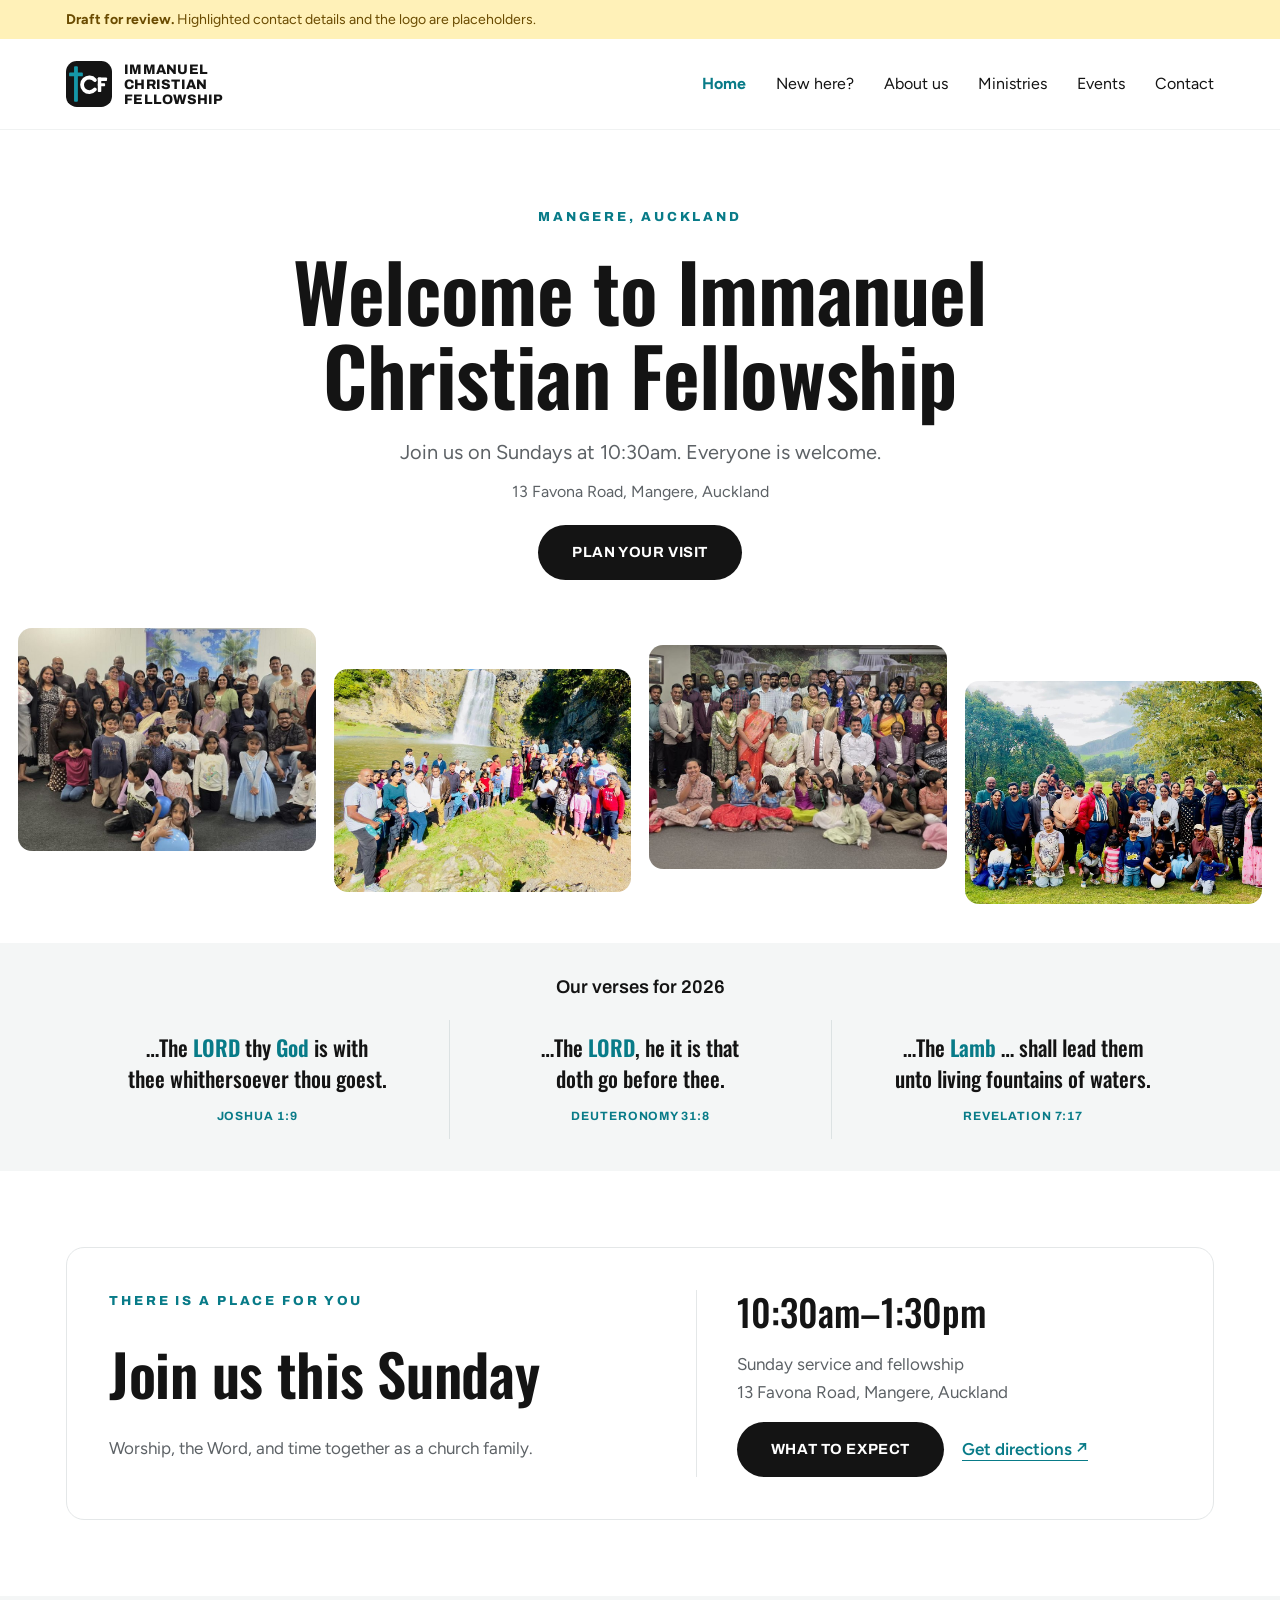
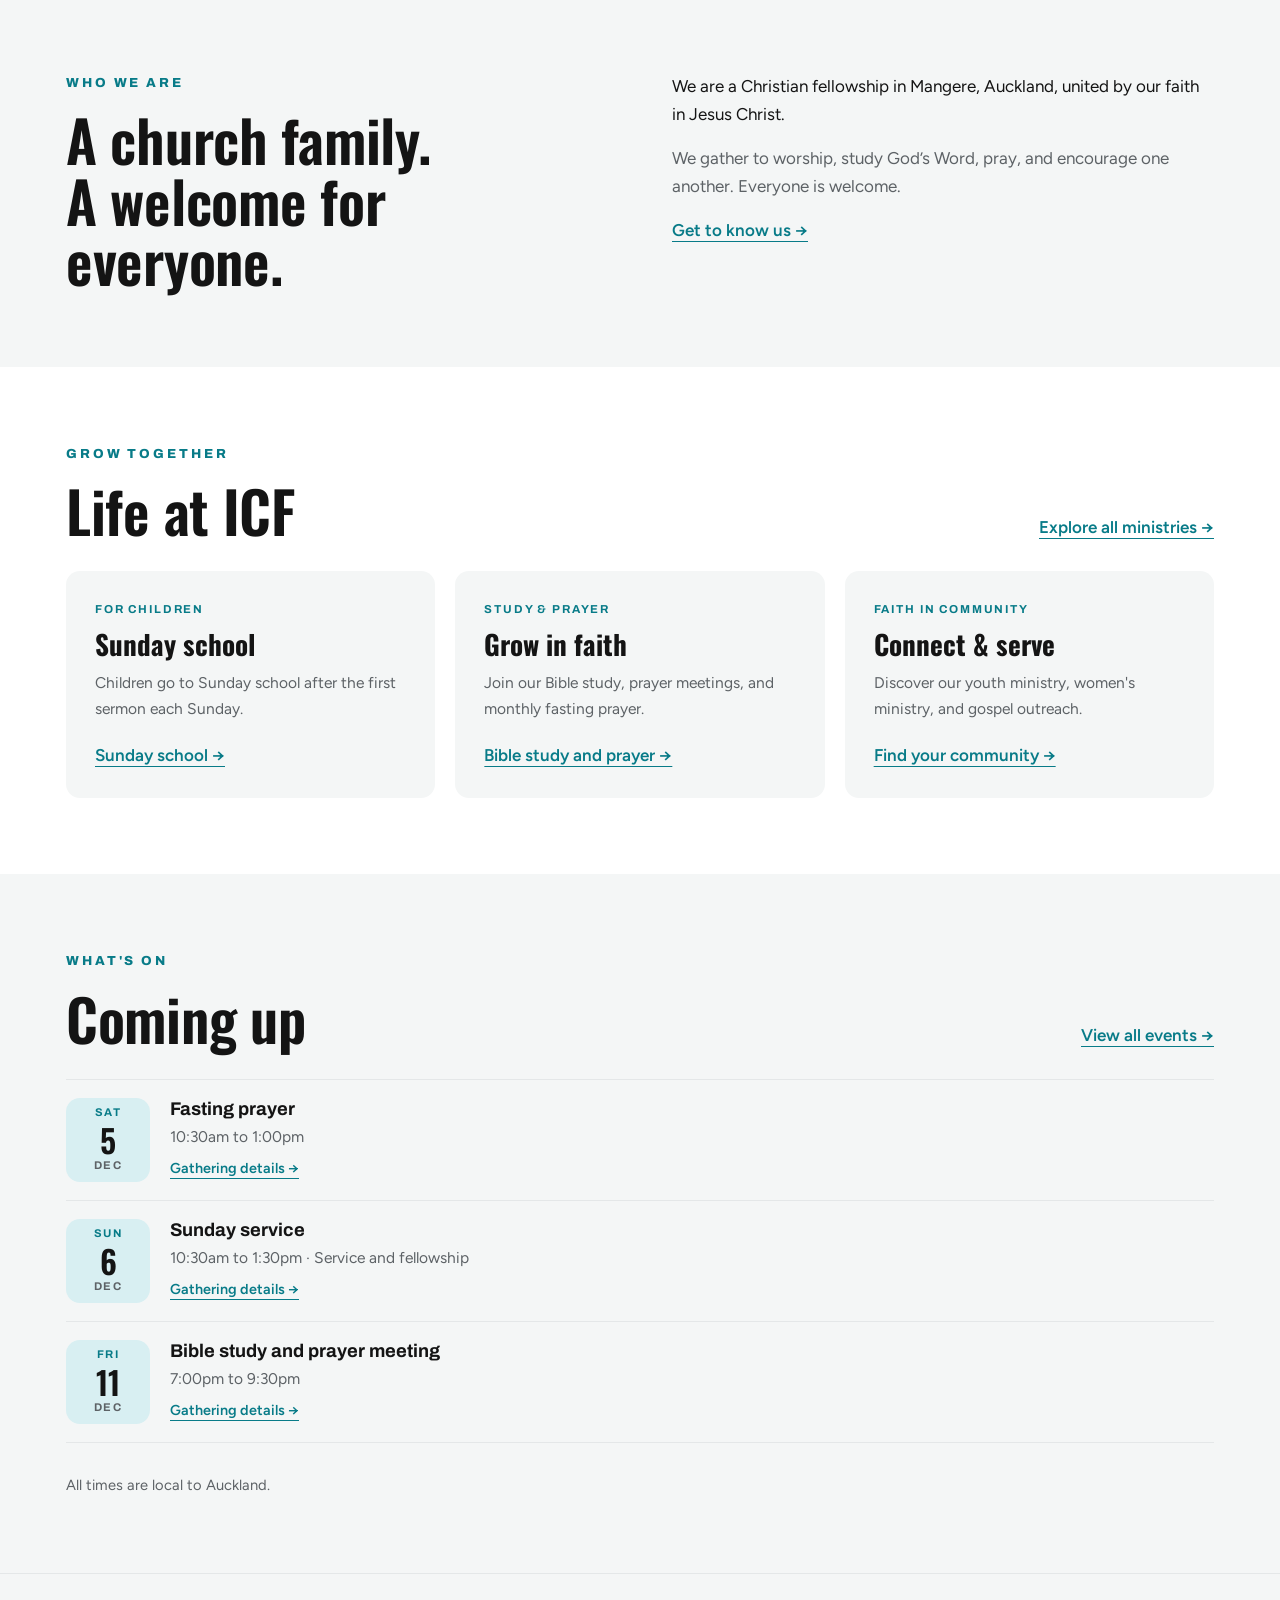
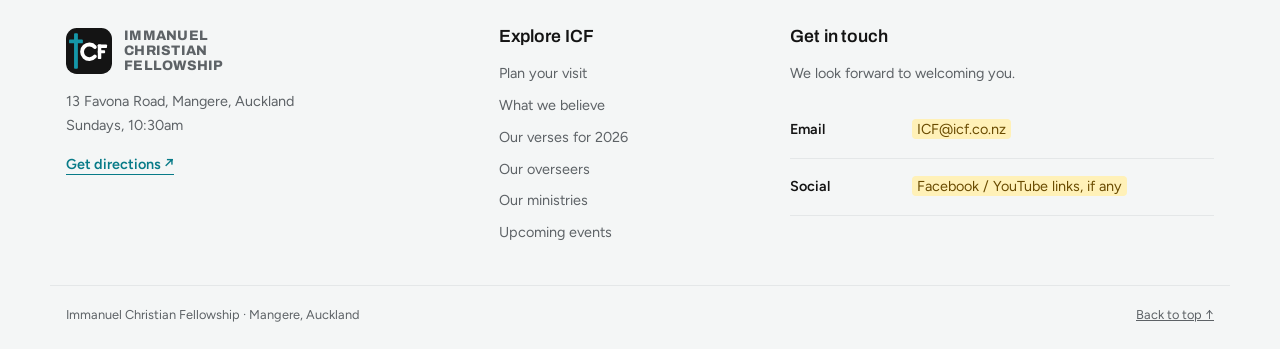
<file: index.html>
<!doctype html>
<html lang="en"><head><meta charset="utf-8"><meta name="viewport" content="width=device-width, initial-scale=1, viewport-fit=cover">
<meta name="robots" content="noindex, nofollow"><title>Home | Immanuel Christian Fellowship</title><meta name="description" content="A welcoming church family in Mangere, Auckland. Join Immanuel Christian Fellowship on Sundays at 10:30am.">
<meta name="theme-color" content="#ffffff"><link rel="preconnect" href="https://fonts.googleapis.com">
<link rel="preconnect" href="https://fonts.gstatic.com" crossorigin>
<link rel="stylesheet" href="https://fonts.googleapis.com/css2?family=Oswald:wght@500;600&family=Archivo:wght@500;700;800&family=Figtree:wght@400;500;600&display=swap">
<link rel="stylesheet" href="assets/styles.css">
<script src="assets/site-config.js" defer></script><script src="assets/events.js" defer></script><script src="assets/site.js" defer></script>
</head><body id="top" data-page="index.html"><a class="skip-link" href="#main-content">Skip to content</a>
<div class="draft" data-draft><div class="wrap"><strong>Draft for review.</strong> Highlighted contact details and the logo are placeholders.</div></div>
<header class="site"><div class="wrap"><div class="bar"><a class="brand" href="index.html" aria-label="Immanuel Christian Fellowship home">
        <!-- EDIT: placeholder logo, replace with the church's real logo -->
        <img src="assets/logo-placeholder.svg" alt="" width="46" height="46">
        <span class="wordmark">Immanuel<br>Christian<br>Fellowship</span>
      </a>
<nav class="main" aria-label="Main"><ul><li><a href="index.html" aria-current="page">Home</a></li><li><a href="visit.html">New here?</a></li><li><a href="about.html">About us</a></li><li><a href="ministries.html">Ministries</a></li><li><a href="events.html">Events</a></li><li><a href="#contact">Contact</a></li></ul></nav>
<button class="menu-btn" id="menu-btn" aria-expanded="false" aria-controls="mobile-nav" aria-label="Open menu"><span></span><span></span></button>
</div><nav class="mobile-nav" id="mobile-nav" aria-label="Mobile navigation" hidden><ul><li><a href="index.html" aria-current="page">Home</a></li><li><a href="visit.html">New here?</a></li><li><a href="about.html">About us</a></li><li><a href="ministries.html">Ministries</a></li><li><a href="events.html">Events</a></li><li><a href="#contact">Contact</a></li></ul></nav></div></header><main id="main-content" tabindex="-1"><section class="hero"><div class="wrap center"><span class="label">Mangere, Auckland</span><h1>Welcome to Immanuel Christian Fellowship</h1><p class="lede">Join us on Sundays at 10:30am. Everyone is welcome.</p><p class="hero-address">13 Favona Road, Mangere, Auckland</p><a class="pill" href="visit.html">Plan your visit</a></div></section>
<section class="strip" aria-label="Photos">
    <div class="tiles">
      <figure class="tile"><img decoding="async" src="assets/group-hall.jpg" alt="Church family group photo in the hall" width="1400" height="600" style="object-position: 50% 40%"></figure>
      <figure class="tile"><img decoding="async" src="assets/group-waterfall.jpg" alt="Church family gathered beside a waterfall on an outing" width="1400" height="787"></figure>
      <figure class="tile"><img decoding="async" src="assets/group-celebration.jpg" alt="Church family dressed up for a celebration" width="1400" height="661" style="object-position: 50% 45%"></figure>
      <figure class="tile"><img decoding="async" src="assets/group-park.jpg" alt="Church family on a picnic in the countryside" width="1400" height="787"></figure>
    </div>
  </section>
<section class="block verses soft" id="verses" aria-labelledby="verses-title">
    <div class="wrap">
      <div class="head center">
        <h2 id="verses-title">Our verses for 2026</h2>
      </div>
      <div class="verse-list">
        <figure class="verse">
          <blockquote>&hellip;The <strong>LORD</strong> thy <strong>God</strong> is with thee whithersoever thou goest.</blockquote>
          <figcaption>Joshua 1:9</figcaption>
        </figure>
        <figure class="verse">
          <blockquote>&hellip;The <strong>LORD</strong>, he it is that doth go before thee.</blockquote>
          <figcaption>Deuteronomy 31:8</figcaption>
        </figure>
        <figure class="verse">
          <blockquote>&hellip;The <strong>Lamb</strong> &hellip; shall lead them unto living fountains of waters.</blockquote>
          <figcaption>Revelation 7:17</figcaption>
        </figure>
      </div>
    </div>
  </section>

<section class="block home-visit" id="join-us"><div class="wrap"><div class="join-panel"><div class="head"><span class="label">There is a place for you</span><h2>Join us this Sunday</h2><p class="muted">Worship, the Word, and time together as a church family.</p></div><div class="stack"><p class="visit-time">10:30am–1:30pm</p><p class="muted">Sunday service and fellowship<br>13 Favona Road, Mangere, Auckland</p><div class="actions"><a class="pill" href="visit.html">What to expect</a><a class="text-link" href="https://www.google.com/maps/search/?api=1&amp;query=13+Favona+Road+Mangere+Auckland" target="_blank" rel="noopener">Get directions ↗</a></div></div></div></div></section>
<section class="block soft" id="our-family"><div class="wrap"><div class="split"><div class="head"><span class="label">Who we are</span><h2>A church family.<br>A welcome for everyone.</h2></div><div class="stack"><p>We are a Christian fellowship in Mangere, Auckland, united by our faith in Jesus Christ.</p><p class="muted">We gather to worship, study God’s Word, pray, and encourage one another. Everyone is welcome.</p><a class="text-link" href="about.html">Get to know us <span aria-hidden="true">→</span></a></div></div></div></section>
<section class="block" id="life-at-icf"><div class="wrap"><div class="section-heading"><div class="head"><span class="label">Grow together</span><h2>Life at ICF</h2></div><a class="text-link" href="ministries.html">Explore all ministries →</a></div><div class="cards preview-cards">
<article class="card"><span class="when">For children</span><h3>Sunday school</h3><p>Children go to Sunday school after the first sermon each Sunday.</p><a class="text-link" href="ministries.html#sunday-school">Sunday school →</a></article>
<article class="card"><span class="when">Study &amp; prayer</span><h3>Grow in faith</h3><p>Join our Bible study, prayer meetings, and monthly fasting prayer.</p><a class="text-link" href="ministries.html#bible-study">Bible study and prayer →</a></article>
<article class="card"><span class="when">Faith in community</span><h3>Connect &amp; serve</h3><p>Discover our youth ministry, women's ministry, and gospel outreach.</p><a class="text-link" href="ministries.html#youth">Find your community →</a></article></div></div></section>
<section class="block soft" id="coming-up"><div class="wrap"><div class="section-heading"><div class="head"><span class="label">What's on</span><h2>Coming up</h2></div><a class="text-link" href="events.html">View all events →</a></div><ol class="event-list" data-upcoming-events data-limit="3">
<li class="event"><div class="date"><span class="d">Sun</span></div><div class="ev"><h3>Sunday service</h3><p>Every Sunday, 10:30am to 1:30pm</p></div></li>
<li class="event"><div class="date"><span class="d">Fri</span></div><div class="ev"><h3>Bible study and prayer meeting</h3><p>7:00pm to 9:30pm, except the first Friday of the month</p></div></li>
<li class="event"><div class="date"><span class="d">Sat</span></div><div class="ev"><h3>Fasting prayer</h3><p>First Saturday of the month, 10:30am to 1:00pm</p></div></li></ol><p class="muted note">All times are local to Auckland.</p></div></section></main><footer class="site-footer" id="contact"><div class="wrap footer-grid">
<div class="stack"><a class="brand" href="index.html" aria-label="Immanuel Christian Fellowship home">
        <!-- EDIT: placeholder logo, replace with the church's real logo -->
        <img src="assets/logo-placeholder.svg" alt="" width="46" height="46">
        <span class="wordmark">Immanuel<br>Christian<br>Fellowship</span>
      </a><p class="muted">13 Favona Road, Mangere, Auckland<br>Sundays, 10:30am</p><a class="text-link" href="https://www.google.com/maps/search/?api=1&amp;query=13+Favona+Road+Mangere+Auckland" target="_blank" rel="noopener">Get directions <span aria-hidden="true">↗</span></a></div>
<div class="stack"><h2 class="footer-title">Explore ICF</h2><ul class="footer-links"><li><a href="visit.html">Plan your visit</a></li><li><a href="about.html#beliefs">What we believe</a></li><li><a href="index.html#verses">Our verses for 2026</a></li><li><a href="about.html#overseers">Our overseers</a></li><li><a href="ministries.html">Our ministries</a></li><li><a href="events.html">Upcoming events</a></li></ul></div>
<div class="stack"><h2 class="footer-title">Get in touch</h2><p class="muted">We look forward to welcoming you.</p><dl class="info contact-info"><div><dt>Email</dt><dd data-contact-email><em class="ph">ICF@icf.co.nz</em></dd></div><div data-social-row><dt>Social</dt><dd data-contact-social><em class="ph">Facebook / YouTube links, if any</em></dd></div></dl></div>
</div><div class="wrap footer-bottom"><span>Immanuel Christian Fellowship · Mangere, Auckland</span><a href="#top">Back to top ↑</a></div></footer></body></html>
</file>
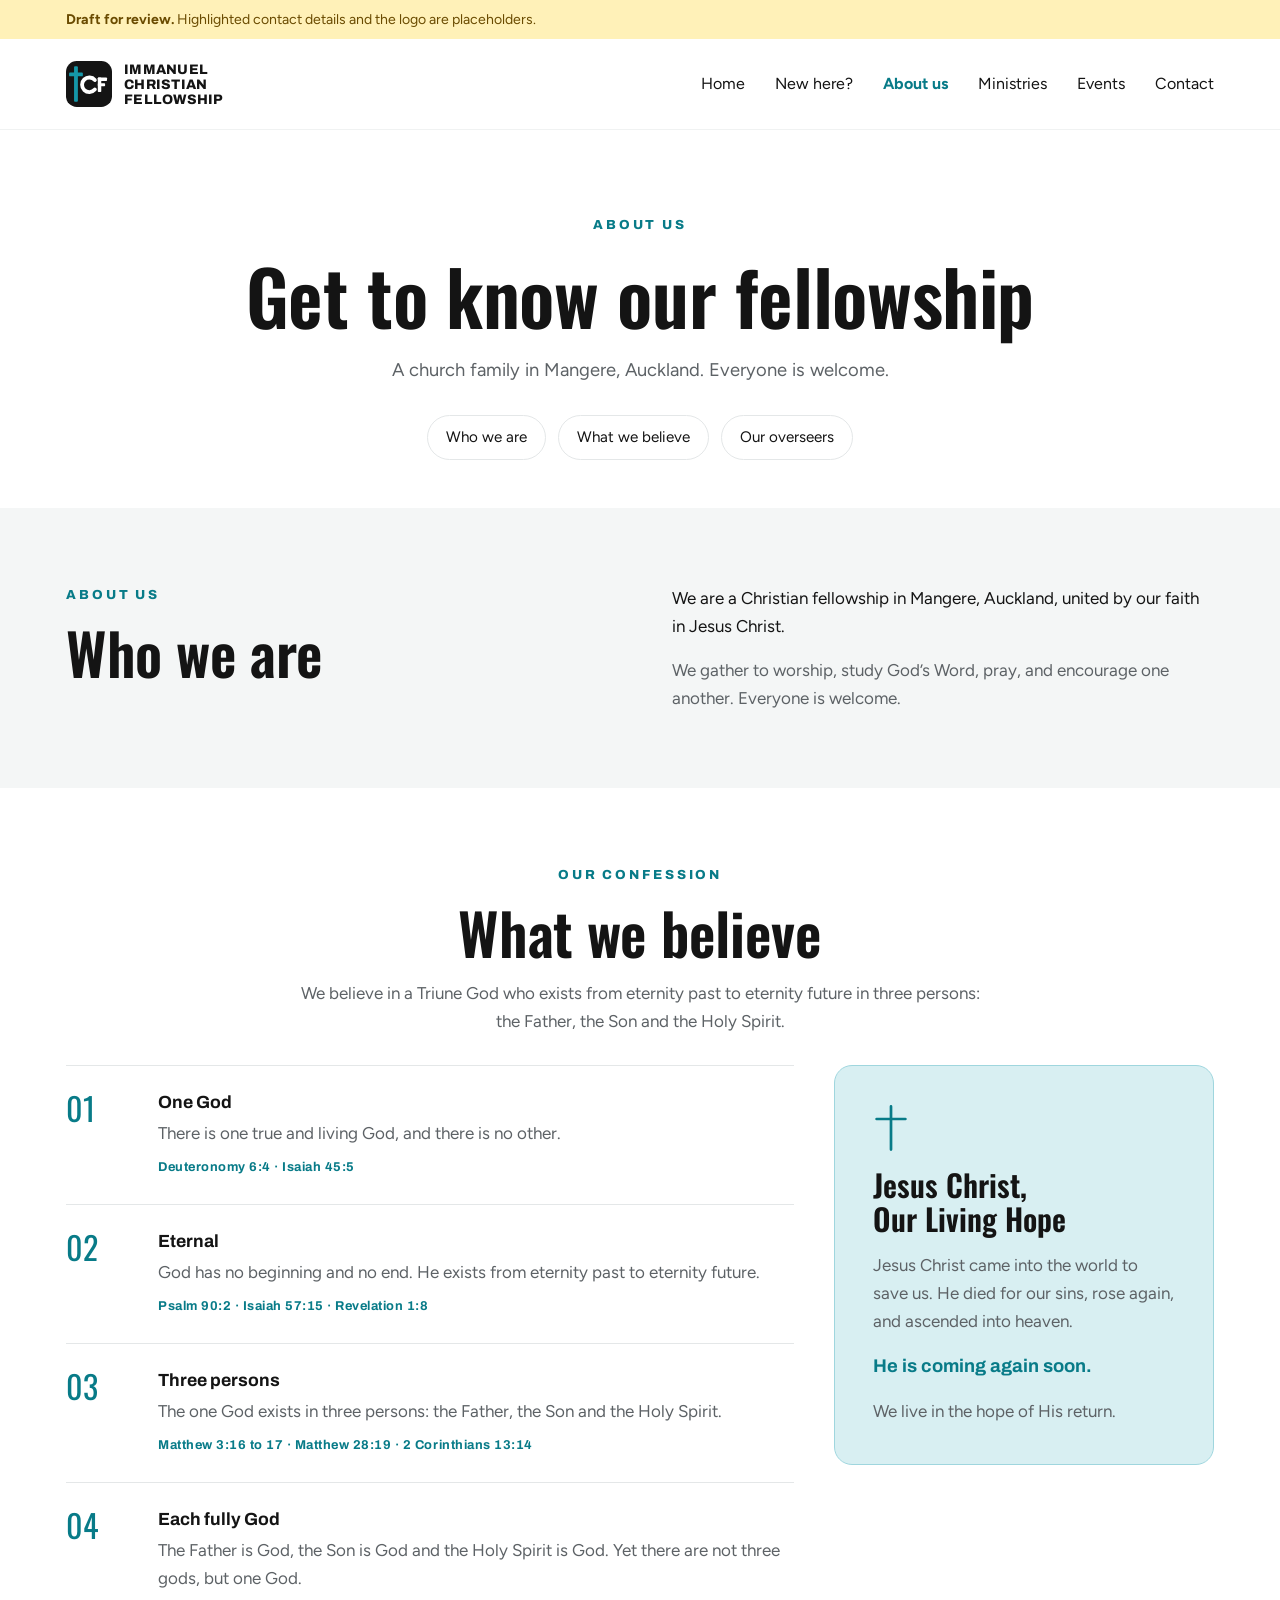
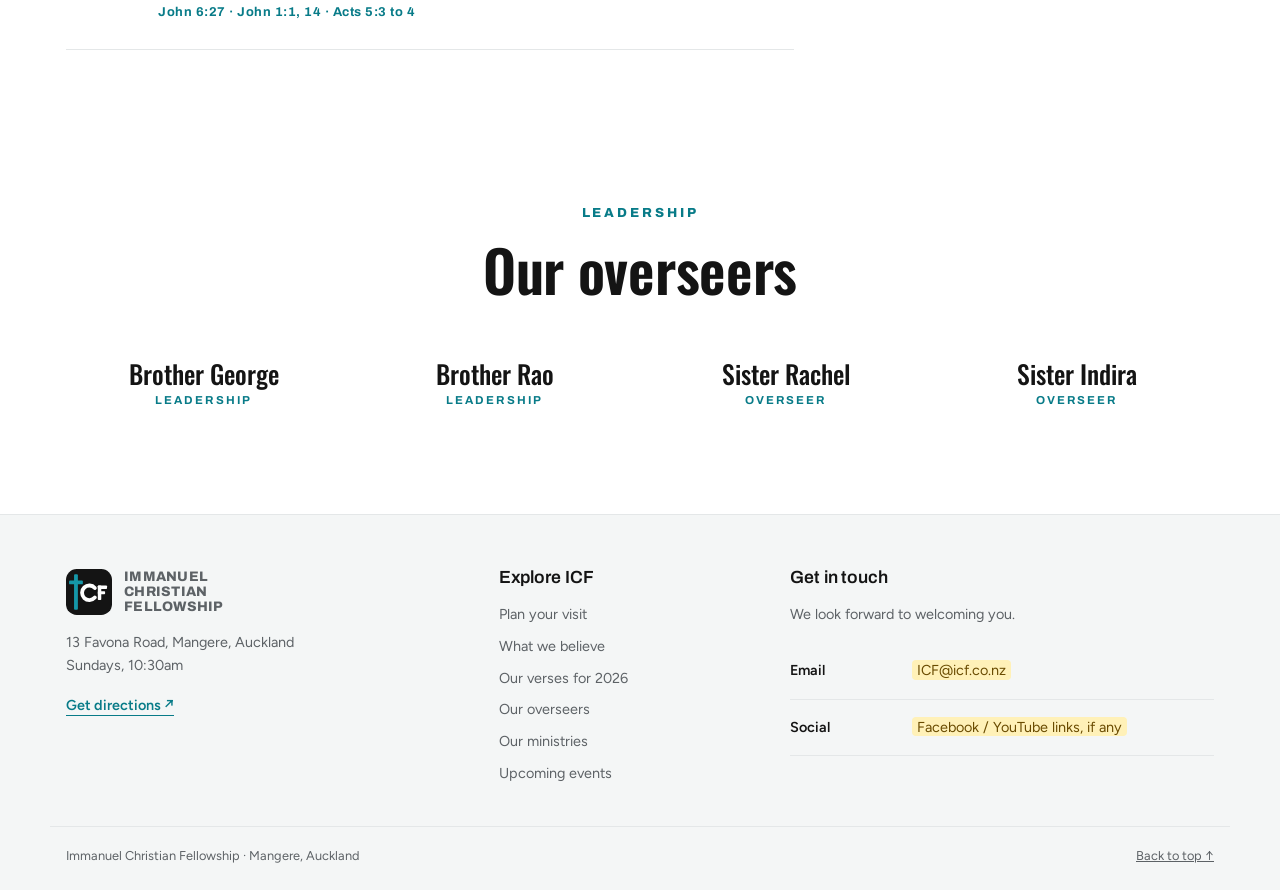
<file: about.html>
<!doctype html>
<html lang="en"><head><meta charset="utf-8"><meta name="viewport" content="width=device-width, initial-scale=1, viewport-fit=cover">
<meta name="robots" content="noindex, nofollow"><title>About us | Immanuel Christian Fellowship</title><meta name="description" content="Get to know Immanuel Christian Fellowship, our beliefs, our hope in Jesus Christ, and our overseers.">
<meta name="theme-color" content="#ffffff"><link rel="preconnect" href="https://fonts.googleapis.com">
<link rel="preconnect" href="https://fonts.gstatic.com" crossorigin>
<link rel="stylesheet" href="https://fonts.googleapis.com/css2?family=Oswald:wght@500;600&family=Archivo:wght@500;700;800&family=Figtree:wght@400;500;600&display=swap">
<link rel="stylesheet" href="assets/styles.css">
<script src="assets/site-config.js" defer></script><script src="assets/events.js" defer></script><script src="assets/site.js" defer></script>
</head><body id="top" data-page="about.html"><a class="skip-link" href="#main-content">Skip to content</a>
<div class="draft" data-draft><div class="wrap"><strong>Draft for review.</strong> Highlighted contact details and the logo are placeholders.</div></div>
<header class="site"><div class="wrap"><div class="bar"><a class="brand" href="index.html" aria-label="Immanuel Christian Fellowship home">
        <!-- EDIT: placeholder logo, replace with the church's real logo -->
        <img src="assets/logo-placeholder.svg" alt="" width="46" height="46">
        <span class="wordmark">Immanuel<br>Christian<br>Fellowship</span>
      </a>
<nav class="main" aria-label="Main"><ul><li><a href="index.html">Home</a></li><li><a href="visit.html">New here?</a></li><li><a href="about.html" aria-current="page">About us</a></li><li><a href="ministries.html">Ministries</a></li><li><a href="events.html">Events</a></li><li><a href="#contact">Contact</a></li></ul></nav>
<button class="menu-btn" id="menu-btn" aria-expanded="false" aria-controls="mobile-nav" aria-label="Open menu"><span></span><span></span></button>
</div><nav class="mobile-nav" id="mobile-nav" aria-label="Mobile navigation" hidden><ul><li><a href="index.html">Home</a></li><li><a href="visit.html">New here?</a></li><li><a href="about.html" aria-current="page">About us</a></li><li><a href="ministries.html">Ministries</a></li><li><a href="events.html">Events</a></li><li><a href="#contact">Contact</a></li></ul></nav></div></header><main id="main-content" tabindex="-1"><section class="page-intro"><div class="wrap center"><span class="label">About us</span><h1>Get to know our fellowship</h1><p class="lede">A church family in Mangere, Auckland. Everyone is welcome.</p><nav class="section-nav" aria-label="On this page"><a href="#about">Who we are</a><a href="#beliefs">What we believe</a><a href="#overseers">Our overseers</a></nav></div></section><section class="block soft" id="about">
    <div class="wrap">
      <div class="split">
        <div class="head">
          <span class="label">About us</span>
          <h2>Who we are</h2>
        </div>
        <div class="stack">
          <p>We are a Christian fellowship in Mangere, Auckland, united by our faith in Jesus Christ.</p>
          <p class="muted">We gather to worship, study God’s Word, pray, and encourage one another. Everyone is welcome.</p>
        </div>
      </div>
    </div>
  </section><section class="block" id="beliefs">
    <div class="wrap">
      <div class="head center">
        <span class="label">Our confession</span>
        <h2>What we believe</h2>
        <p class="muted">We believe in a Triune God who exists from eternity past to eternity future in three persons: the Father, the Son and the Holy Spirit.</p>
      </div>
      <!-- EDIT: church leaders to review the wording and verses. Add further articles as new <li> items. -->
      <div class="beliefs-grid">
        <ol class="confession">
          <li><h3>One God</h3><p>There is one true and living God, and there is no other.</p><span class="refs">Deuteronomy 6:4 · Isaiah 45:5</span></li>
          <li><h3>Eternal</h3><p>God has no beginning and no end. He exists from eternity past to eternity future.</p><span class="refs">Psalm 90:2 · Isaiah 57:15 · Revelation 1:8</span></li>
          <li><h3>Three persons</h3><p>The one God exists in three persons: the Father, the Son and the Holy Spirit.</p><span class="refs">Matthew 3:16 to 17 · Matthew 28:19 · 2 Corinthians 13:14</span></li>
          <li><h3>Each fully God</h3><p>The Father is God, the Son is God and the Holy Spirit is God. Yet there are not three gods, but one God.</p><span class="refs">John 6:27 · John 1:1, 14 · Acts 5:3 to 4</span></li>
        </ol>
        <aside class="hope" aria-labelledby="hope-title">
          <svg viewBox="0 0 40 52" aria-hidden="true"><path d="M20 2v48M4 16h32" fill="none" stroke="currentColor" stroke-width="3" stroke-linecap="round"/></svg>
          <h3 id="hope-title">Jesus Christ, Our Living Hope</h3>
          <p>Jesus Christ came into the world to save us. He died for our sins, rose again, and ascended into heaven.</p>
          <p class="soon">He is coming again soon.</p>
          <p>We live in the hope of His return.</p>
        </aside>
      </div>
    </div>
  </section><section class="block" id="overseers">
    <div class="wrap">
      <div class="head center">
        <span class="label">Leadership</span>
        <h2>Our overseers</h2>
      </div>
      <ul class="people">
        <li><span class="name">Brother George</span><span class="role">Leadership</span></li>
        <li><span class="name">Brother Rao</span><span class="role">Leadership</span></li>
        <li><span class="name">Sister Rachel</span><span class="role">Overseer</span></li>
        <li><span class="name">Sister Indira</span><span class="role">Overseer</span></li>
      </ul>
    </div>
  </section></main><footer class="site-footer" id="contact"><div class="wrap footer-grid">
<div class="stack"><a class="brand" href="index.html" aria-label="Immanuel Christian Fellowship home">
        <!-- EDIT: placeholder logo, replace with the church's real logo -->
        <img src="assets/logo-placeholder.svg" alt="" width="46" height="46">
        <span class="wordmark">Immanuel<br>Christian<br>Fellowship</span>
      </a><p class="muted">13 Favona Road, Mangere, Auckland<br>Sundays, 10:30am</p><a class="text-link" href="https://www.google.com/maps/search/?api=1&amp;query=13+Favona+Road+Mangere+Auckland" target="_blank" rel="noopener">Get directions <span aria-hidden="true">↗</span></a></div>
<div class="stack"><h2 class="footer-title">Explore ICF</h2><ul class="footer-links"><li><a href="visit.html">Plan your visit</a></li><li><a href="about.html#beliefs">What we believe</a></li><li><a href="index.html#verses">Our verses for 2026</a></li><li><a href="about.html#overseers">Our overseers</a></li><li><a href="ministries.html">Our ministries</a></li><li><a href="events.html">Upcoming events</a></li></ul></div>
<div class="stack"><h2 class="footer-title">Get in touch</h2><p class="muted">We look forward to welcoming you.</p><dl class="info contact-info"><div><dt>Email</dt><dd data-contact-email><em class="ph">ICF@icf.co.nz</em></dd></div><div data-social-row><dt>Social</dt><dd data-contact-social><em class="ph">Facebook / YouTube links, if any</em></dd></div></dl></div>
</div><div class="wrap footer-bottom"><span>Immanuel Christian Fellowship · Mangere, Auckland</span><a href="#top">Back to top ↑</a></div></footer></body></html>
</file>
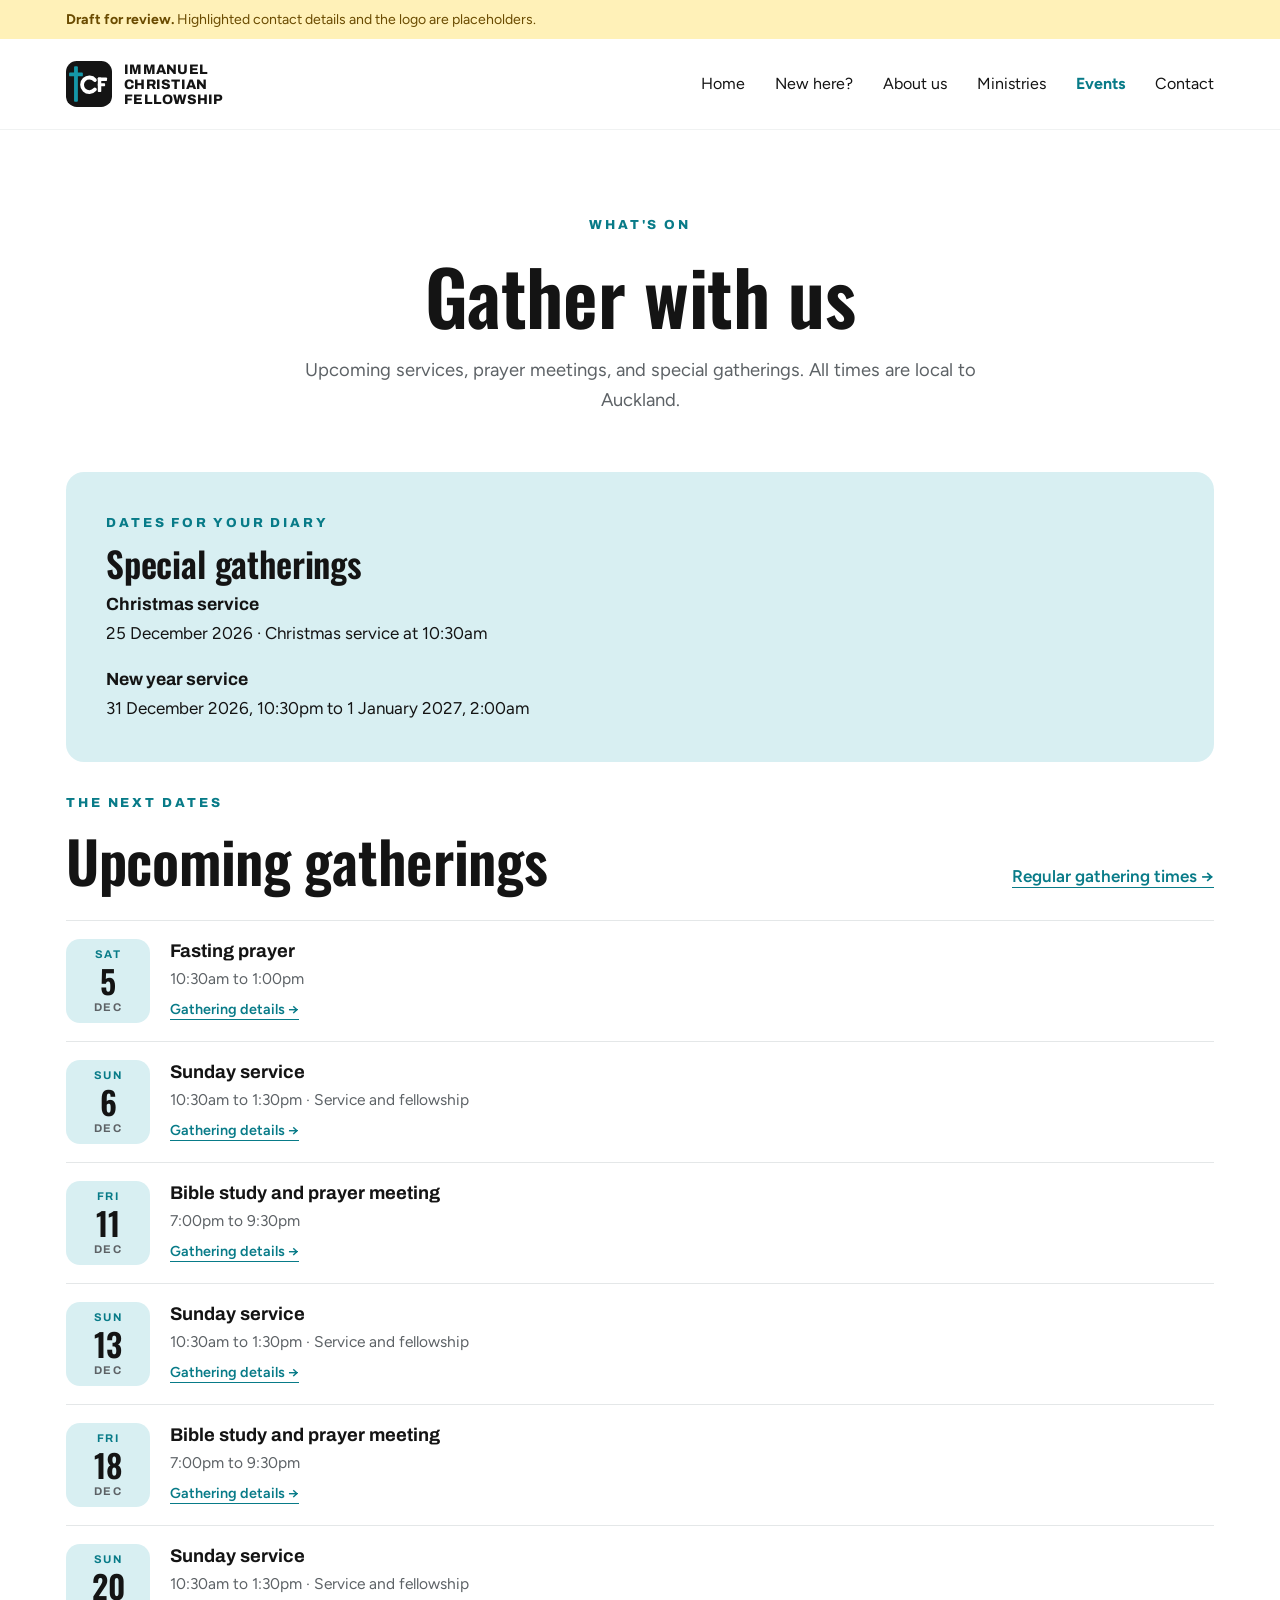
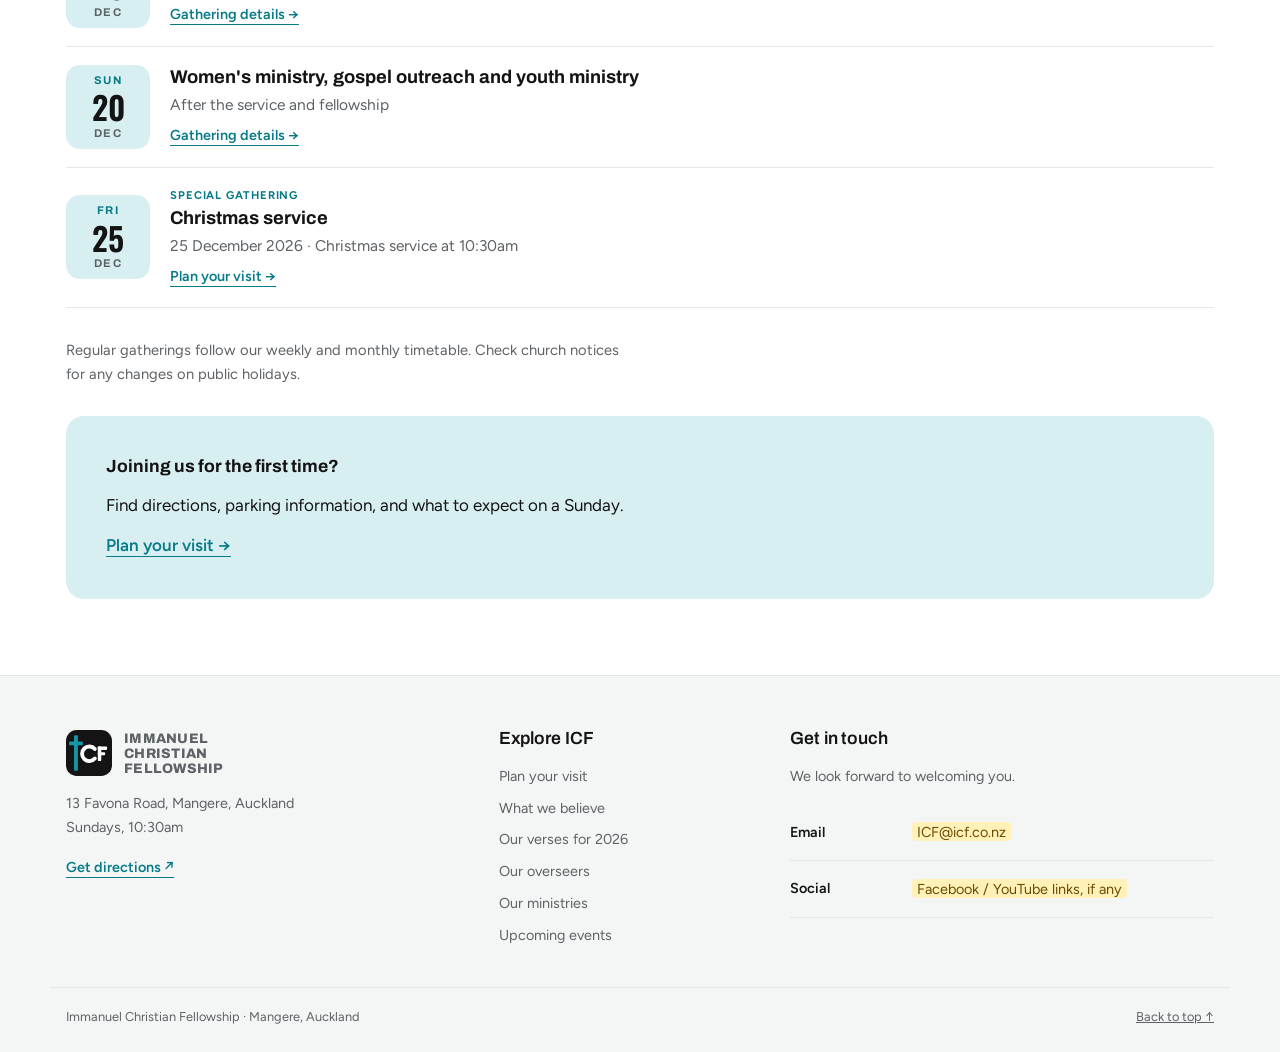
<file: events.html>
<!doctype html>
<html lang="en"><head><meta charset="utf-8"><meta name="viewport" content="width=device-width, initial-scale=1, viewport-fit=cover">
<meta name="robots" content="noindex, nofollow"><title>Events | Immanuel Christian Fellowship</title><meta name="description" content="Upcoming services, prayer meetings and special gatherings at Immanuel Christian Fellowship in Auckland.">
<meta name="theme-color" content="#ffffff"><link rel="preconnect" href="https://fonts.googleapis.com">
<link rel="preconnect" href="https://fonts.gstatic.com" crossorigin>
<link rel="stylesheet" href="https://fonts.googleapis.com/css2?family=Oswald:wght@500;600&family=Archivo:wght@500;700;800&family=Figtree:wght@400;500;600&display=swap">
<link rel="stylesheet" href="assets/styles.css">
<script src="assets/site-config.js" defer></script><script src="assets/events.js" defer></script><script src="assets/site.js" defer></script>
</head><body id="top" data-page="events.html"><a class="skip-link" href="#main-content">Skip to content</a>
<div class="draft" data-draft><div class="wrap"><strong>Draft for review.</strong> Highlighted contact details and the logo are placeholders.</div></div>
<header class="site"><div class="wrap"><div class="bar"><a class="brand" href="index.html" aria-label="Immanuel Christian Fellowship home">
        <!-- EDIT: placeholder logo, replace with the church's real logo -->
        <img src="assets/logo-placeholder.svg" alt="" width="46" height="46">
        <span class="wordmark">Immanuel<br>Christian<br>Fellowship</span>
      </a>
<nav class="main" aria-label="Main"><ul><li><a href="index.html">Home</a></li><li><a href="visit.html">New here?</a></li><li><a href="about.html">About us</a></li><li><a href="ministries.html">Ministries</a></li><li><a href="events.html" aria-current="page">Events</a></li><li><a href="#contact">Contact</a></li></ul></nav>
<button class="menu-btn" id="menu-btn" aria-expanded="false" aria-controls="mobile-nav" aria-label="Open menu"><span></span><span></span></button>
</div><nav class="mobile-nav" id="mobile-nav" aria-label="Mobile navigation" hidden><ul><li><a href="index.html">Home</a></li><li><a href="visit.html">New here?</a></li><li><a href="about.html">About us</a></li><li><a href="ministries.html">Ministries</a></li><li><a href="events.html" aria-current="page">Events</a></li><li><a href="#contact">Contact</a></li></ul></nav></div></header><main id="main-content" tabindex="-1"><section class="page-intro"><div class="wrap center"><span class="label">What's on</span><h1>Gather with us</h1><p class="lede">Upcoming services, prayer meetings, and special gatherings. All times are local to Auckland.</p></div></section><section class="block event-content"><div class="wrap"><div class="callout special" id="special-events" data-special-events>
        <span class="label">Dates for your diary</span><h2>Special gatherings</h2>
        <ul class="special-list" data-special-list>
          <li data-end="2026-12-25T23:59">
            <h3>Christmas</h3>
            <p>25 December 2026 · Christmas service at 10:30am</p>
          </li>
          <li data-end="2027-01-01T02:00">
            <h3>New year</h3>
            <p>31 December 2026, 10:30pm to 1 January 2027, 2:00am</p>
          </li>
        </ul>
      </div><div class="section-heading"><div class="head"><span class="label">The next dates</span><h2>Upcoming gatherings</h2></div><a class="text-link" href="visit.html#gathering-times">Regular gathering times →</a></div><ol class="event-list" data-upcoming-events data-limit="8">
<li class="event"><div class="date"><span class="d">Sun</span></div><div class="ev"><h3>Sunday service</h3><p>Every Sunday, 10:30am to 1:30pm</p></div></li>
<li class="event"><div class="date"><span class="d">Fri</span></div><div class="ev"><h3>Bible study and prayer meeting</h3><p>7:00pm to 9:30pm, except the first Friday of the month</p></div></li>
<li class="event"><div class="date"><span class="d">Sat</span></div><div class="ev"><h3>Fasting prayer</h3><p>First Saturday of the month, 10:30am to 1:00pm</p></div></li></ol><p class="muted note">Regular gatherings follow our weekly and monthly timetable. Check church notices for any changes on public holidays.</p><div class="callout"><h3>Joining us for the first time?</h3><p>Find directions, parking information, and what to expect on a Sunday.</p><a class="text-link" href="visit.html">Plan your visit →</a></div></div></section></main><footer class="site-footer" id="contact"><div class="wrap footer-grid">
<div class="stack"><a class="brand" href="index.html" aria-label="Immanuel Christian Fellowship home">
        <!-- EDIT: placeholder logo, replace with the church's real logo -->
        <img src="assets/logo-placeholder.svg" alt="" width="46" height="46">
        <span class="wordmark">Immanuel<br>Christian<br>Fellowship</span>
      </a><p class="muted">13 Favona Road, Mangere, Auckland<br>Sundays, 10:30am</p><a class="text-link" href="https://www.google.com/maps/search/?api=1&amp;query=13+Favona+Road+Mangere+Auckland" target="_blank" rel="noopener">Get directions <span aria-hidden="true">↗</span></a></div>
<div class="stack"><h2 class="footer-title">Explore ICF</h2><ul class="footer-links"><li><a href="visit.html">Plan your visit</a></li><li><a href="about.html#beliefs">What we believe</a></li><li><a href="index.html#verses">Our verses for 2026</a></li><li><a href="about.html#overseers">Our overseers</a></li><li><a href="ministries.html">Our ministries</a></li><li><a href="events.html">Upcoming events</a></li></ul></div>
<div class="stack"><h2 class="footer-title">Get in touch</h2><p class="muted">We look forward to welcoming you.</p><dl class="info contact-info"><div><dt>Email</dt><dd data-contact-email><em class="ph">ICF@icf.co.nz</em></dd></div><div data-social-row><dt>Social</dt><dd data-contact-social><em class="ph">Facebook / YouTube links, if any</em></dd></div></dl></div>
</div><div class="wrap footer-bottom"><span>Immanuel Christian Fellowship · Mangere, Auckland</span><a href="#top">Back to top ↑</a></div></footer></body></html>
</file>
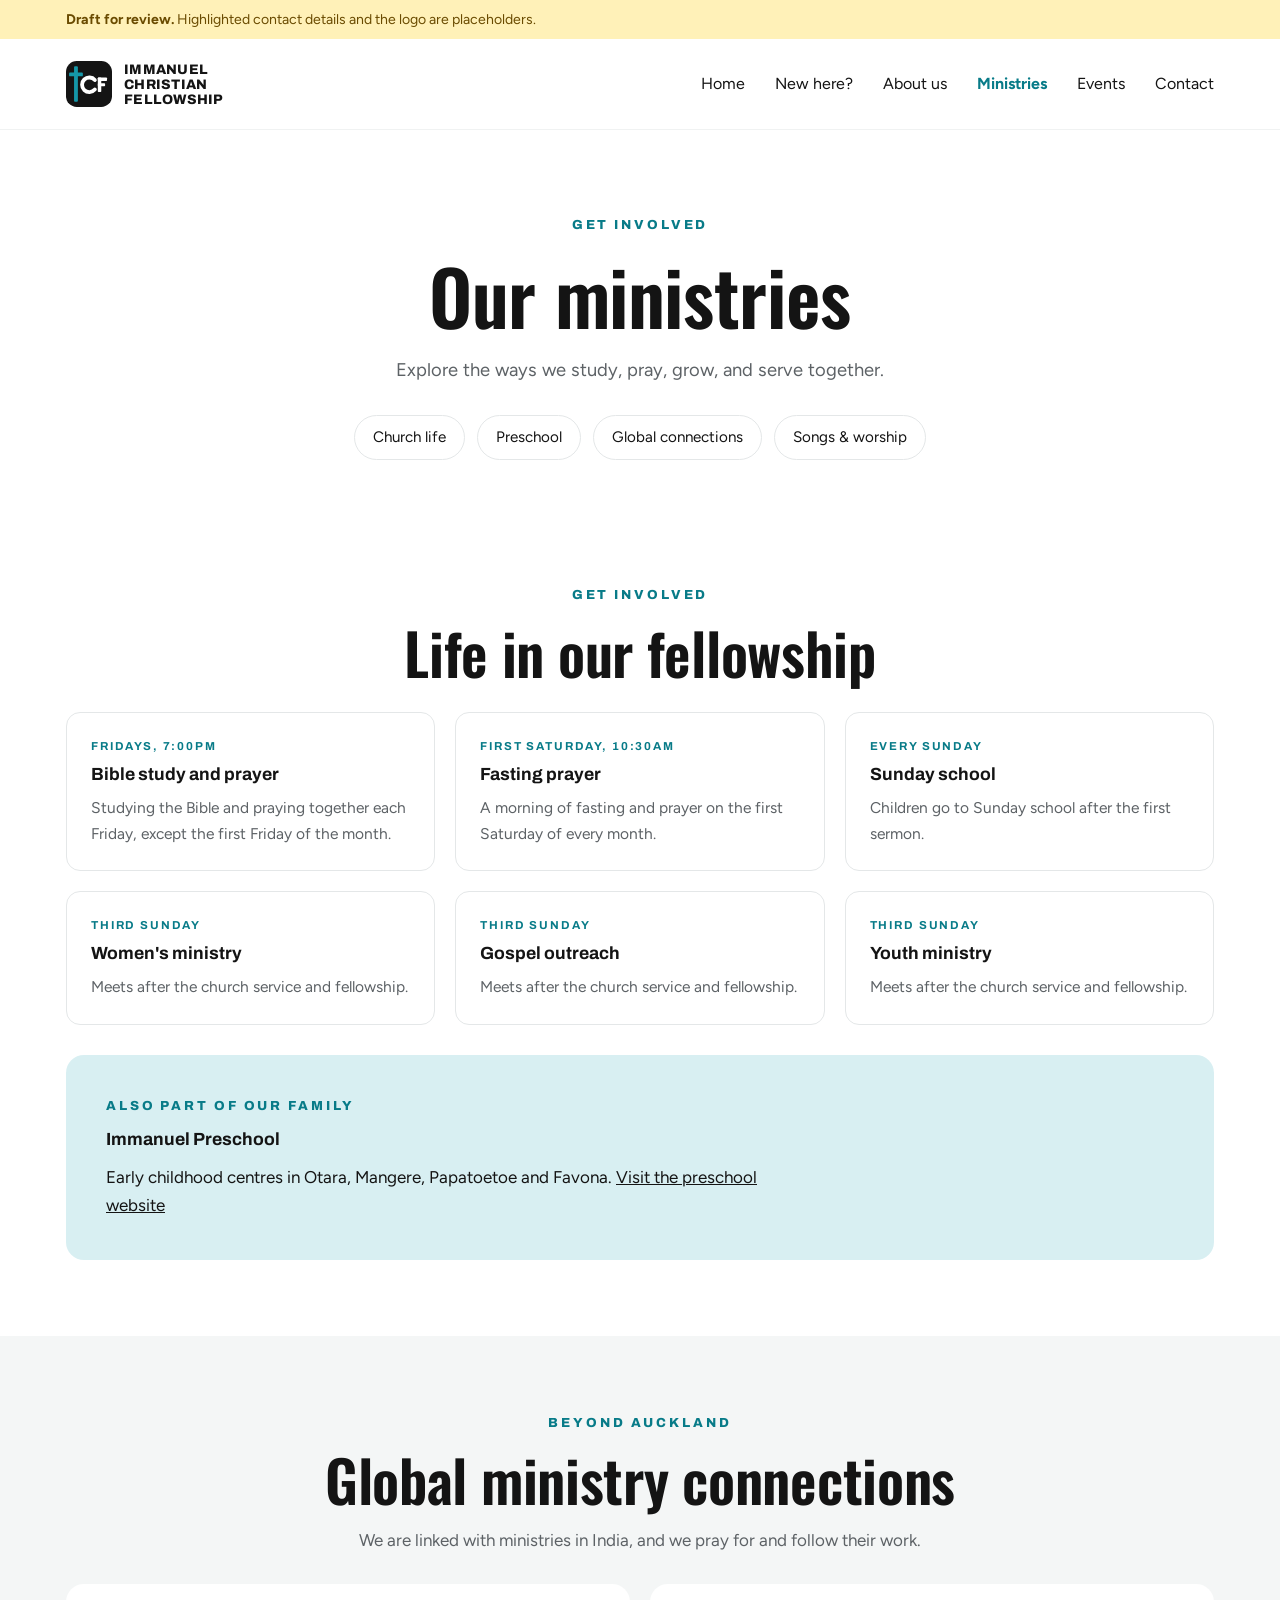
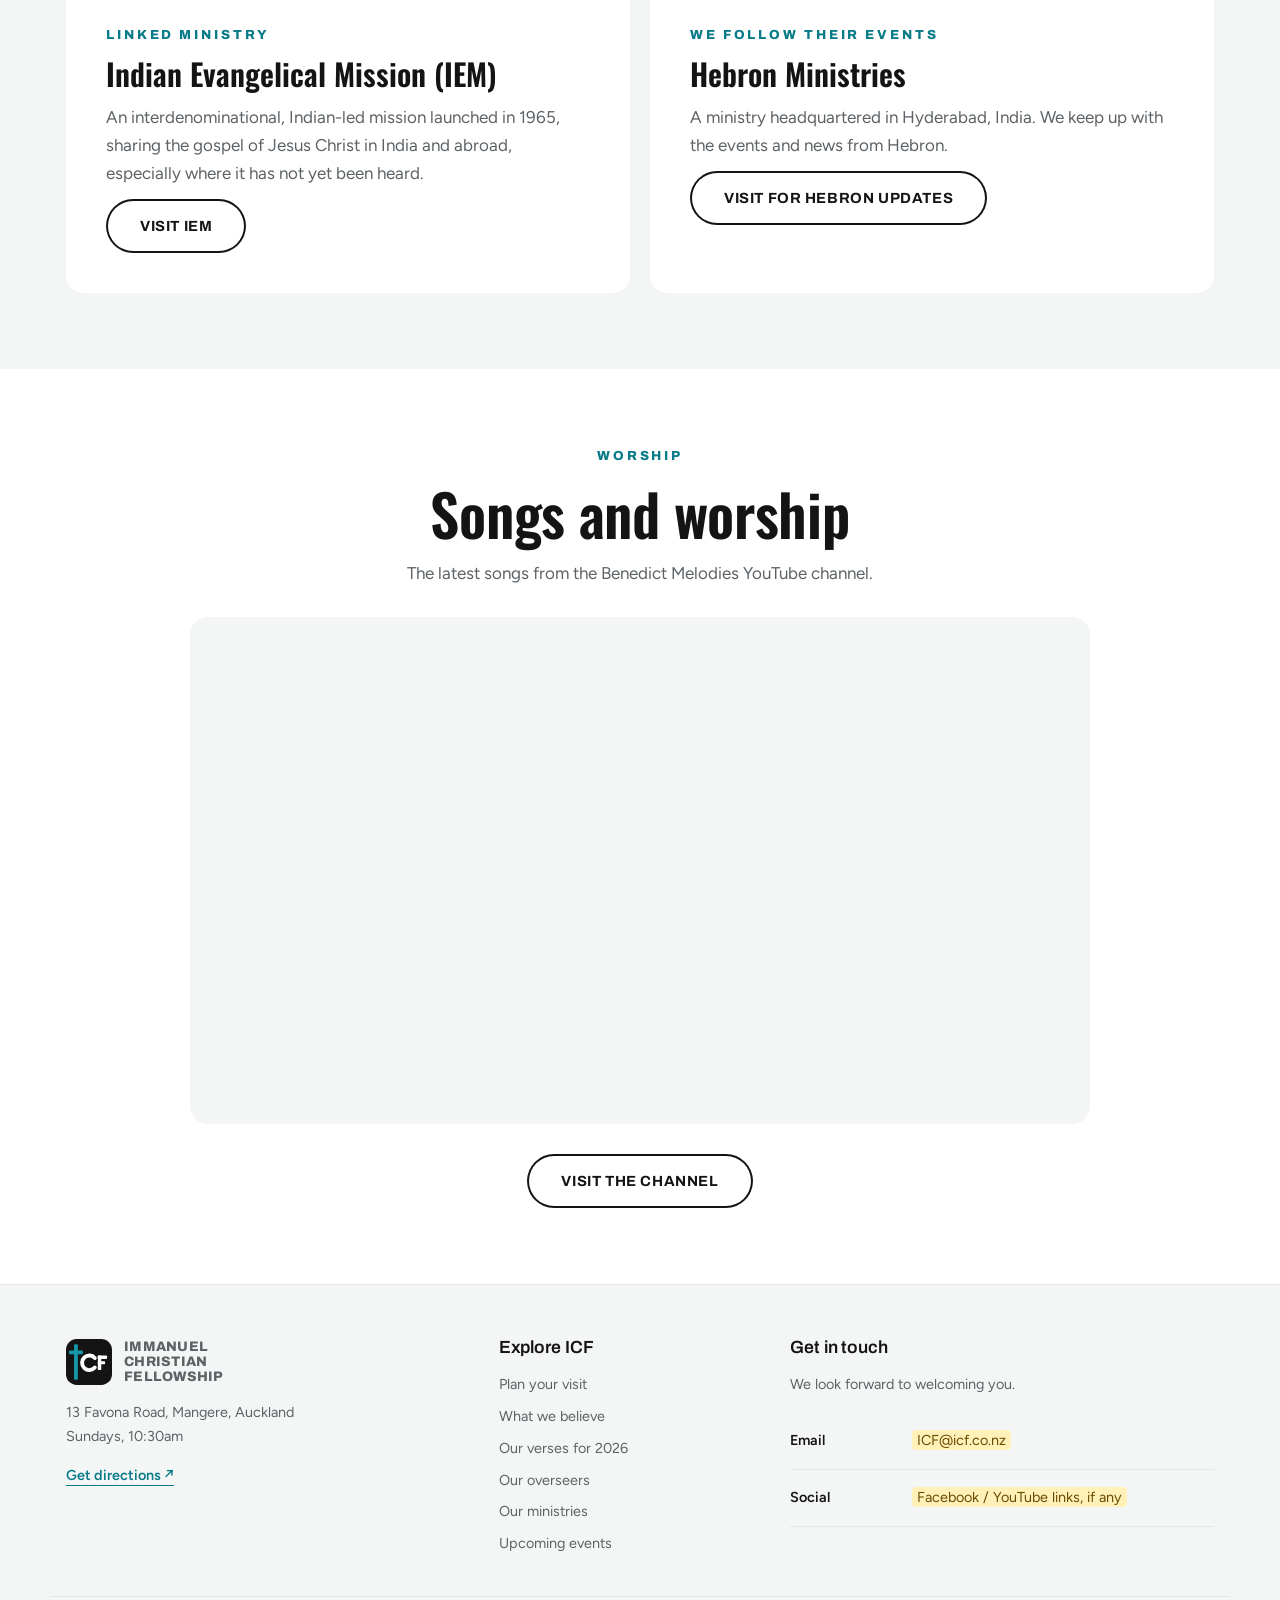
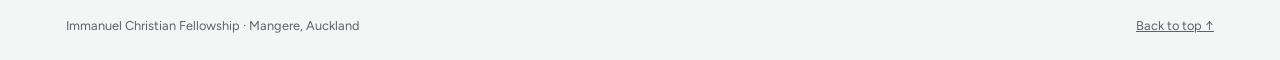
<file: ministries.html>
<!doctype html>
<html lang="en"><head><meta charset="utf-8"><meta name="viewport" content="width=device-width, initial-scale=1, viewport-fit=cover">
<meta name="robots" content="noindex, nofollow"><title>Ministries | Immanuel Christian Fellowship</title><meta name="description" content="Explore Bible study, prayer, Sunday school, youth, women’s ministry, outreach and ministry connections at ICF.">
<meta name="theme-color" content="#ffffff"><link rel="preconnect" href="https://fonts.googleapis.com">
<link rel="preconnect" href="https://fonts.gstatic.com" crossorigin>
<link rel="stylesheet" href="https://fonts.googleapis.com/css2?family=Oswald:wght@500;600&family=Archivo:wght@500;700;800&family=Figtree:wght@400;500;600&display=swap">
<link rel="stylesheet" href="assets/styles.css">
<script src="assets/site-config.js" defer></script><script src="assets/events.js" defer></script><script src="assets/site.js" defer></script>
</head><body id="top" data-page="ministries.html"><a class="skip-link" href="#main-content">Skip to content</a>
<div class="draft" data-draft><div class="wrap"><strong>Draft for review.</strong> Highlighted contact details and the logo are placeholders.</div></div>
<header class="site"><div class="wrap"><div class="bar"><a class="brand" href="index.html" aria-label="Immanuel Christian Fellowship home">
        <!-- EDIT: placeholder logo, replace with the church's real logo -->
        <img src="assets/logo-placeholder.svg" alt="" width="46" height="46">
        <span class="wordmark">Immanuel<br>Christian<br>Fellowship</span>
      </a>
<nav class="main" aria-label="Main"><ul><li><a href="index.html">Home</a></li><li><a href="visit.html">New here?</a></li><li><a href="about.html">About us</a></li><li><a href="ministries.html" aria-current="page">Ministries</a></li><li><a href="events.html">Events</a></li><li><a href="#contact">Contact</a></li></ul></nav>
<button class="menu-btn" id="menu-btn" aria-expanded="false" aria-controls="mobile-nav" aria-label="Open menu"><span></span><span></span></button>
</div><nav class="mobile-nav" id="mobile-nav" aria-label="Mobile navigation" hidden><ul><li><a href="index.html">Home</a></li><li><a href="visit.html">New here?</a></li><li><a href="about.html">About us</a></li><li><a href="ministries.html" aria-current="page">Ministries</a></li><li><a href="events.html">Events</a></li><li><a href="#contact">Contact</a></li></ul></nav></div></header><main id="main-content" tabindex="-1"><section class="page-intro"><div class="wrap center"><span class="label">Get involved</span><h1>Our ministries</h1><p class="lede">Explore the ways we study, pray, grow, and serve together.</p><nav class="section-nav" aria-label="On this page"><a href="#ministries">Church life</a><a href="#preschool">Preschool</a><a href="#global">Global connections</a><a href="#worship">Songs & worship</a></nav></div></section><section class="block" id="ministries">
    <div class="wrap">
      <div class="head center">
        <span class="label">Get involved</span>
        <h2>Life in our fellowship</h2>
      </div>
      <div class="cards">
        <article class="card" id="bible-study"><span class="when">Fridays, 7:00pm</span><h3>Bible study and prayer</h3><p>Studying the Bible and praying together each Friday, except the first Friday of the month.</p></article>
        <article class="card" id="fasting-prayer"><span class="when">First Saturday, 10:30am</span><h3>Fasting prayer</h3><p>A morning of fasting and prayer on the first Saturday of every month.</p></article>
        <article class="card" id="sunday-school"><span class="when">Every Sunday</span><h3>Sunday school</h3><p>Children go to Sunday school after the first sermon.</p></article>
        <article class="card" id="women"><span class="when">Third Sunday</span><h3>Women's ministry</h3><p>Meets after the church service and fellowship.</p></article>
        <article class="card" id="outreach"><span class="when">Third Sunday</span><h3>Gospel outreach</h3><p>Meets after the church service and fellowship.</p></article>
        <article class="card" id="youth"><span class="when">Third Sunday</span><h3>Youth ministry</h3><p>Meets after the church service and fellowship.</p></article>
      </div>
      <div class="callout" id="preschool">
        <span class="label">Also part of our family</span>
        <h3>Immanuel Preschool</h3>
        <p>Early childhood centres in Otara, Mangere, Papatoetoe and Favona. <a href="https://immanuelpreschool.ac.nz/" target="_blank" rel="noopener">Visit the preschool website</a></p>
      </div>
    </div>
  </section><section class="block soft" id="global">
    <div class="wrap">
      <div class="head center">
        <span class="label">Beyond Auckland</span>
        <h2>Global ministry connections</h2>
        <p class="muted">We are linked with ministries in India, and we pray for and follow their work.</p>
      </div>
      <div class="global">
        <article class="partner">
          <span class="label">Linked ministry</span>
          <h3>Indian Evangelical Mission (IEM)</h3>
          <p class="muted">An interdenominational, Indian-led mission launched in 1965, sharing the gospel of Jesus Christ in India and abroad, especially where it has not yet been heard.</p>
          <a class="pill light" href="https://iemoutreach.org/" target="_blank" rel="noopener">Visit IEM</a>
        </article>
        <article class="partner">
          <span class="label">We follow their events</span>
          <h3>Hebron Ministries</h3>
          <p class="muted">A ministry headquartered in Hyderabad, India. We keep up with the events and news from Hebron.</p>
          <a class="pill light" href="https://www.hebronu.com/index.asp" target="_blank" rel="noopener">Visit for Hebron updates</a>
        </article>
      </div>
    </div>
  </section><section class="block" id="worship">
    <div class="wrap">
      <div class="head center">
        <span class="label">Worship</span>
        <h2>Songs and worship</h2>
        <p class="muted">The latest songs from the Benedict Melodies YouTube channel.</p>
      </div>
      <!-- YT --><div class="video"><iframe src="https://www.youtube-nocookie.com/embed/videoseries?list=UUX-L1KLU3vOucY0c_sp08Tg" title="Benedict Melodies latest videos" loading="lazy" allow="accelerometer; autoplay; clipboard-write; encrypted-media; gyroscope; picture-in-picture; web-share" referrerpolicy="strict-origin-when-cross-origin" allowfullscreen></iframe></div><!-- /YT -->
      <div class="center-btn"><a class="pill light" href="https://www.youtube.com/@BenedictMelodies" target="_blank" rel="noopener">Visit the channel</a></div>
    </div>
  </section></main><footer class="site-footer" id="contact"><div class="wrap footer-grid">
<div class="stack"><a class="brand" href="index.html" aria-label="Immanuel Christian Fellowship home">
        <!-- EDIT: placeholder logo, replace with the church's real logo -->
        <img src="assets/logo-placeholder.svg" alt="" width="46" height="46">
        <span class="wordmark">Immanuel<br>Christian<br>Fellowship</span>
      </a><p class="muted">13 Favona Road, Mangere, Auckland<br>Sundays, 10:30am</p><a class="text-link" href="https://www.google.com/maps/search/?api=1&amp;query=13+Favona+Road+Mangere+Auckland" target="_blank" rel="noopener">Get directions <span aria-hidden="true">↗</span></a></div>
<div class="stack"><h2 class="footer-title">Explore ICF</h2><ul class="footer-links"><li><a href="visit.html">Plan your visit</a></li><li><a href="about.html#beliefs">What we believe</a></li><li><a href="index.html#verses">Our verses for 2026</a></li><li><a href="about.html#overseers">Our overseers</a></li><li><a href="ministries.html">Our ministries</a></li><li><a href="events.html">Upcoming events</a></li></ul></div>
<div class="stack"><h2 class="footer-title">Get in touch</h2><p class="muted">We look forward to welcoming you.</p><dl class="info contact-info"><div><dt>Email</dt><dd data-contact-email><em class="ph">ICF@icf.co.nz</em></dd></div><div data-social-row><dt>Social</dt><dd data-contact-social><em class="ph">Facebook / YouTube links, if any</em></dd></div></dl></div>
</div><div class="wrap footer-bottom"><span>Immanuel Christian Fellowship · Mangere, Auckland</span><a href="#top">Back to top ↑</a></div></footer></body></html>
</file>
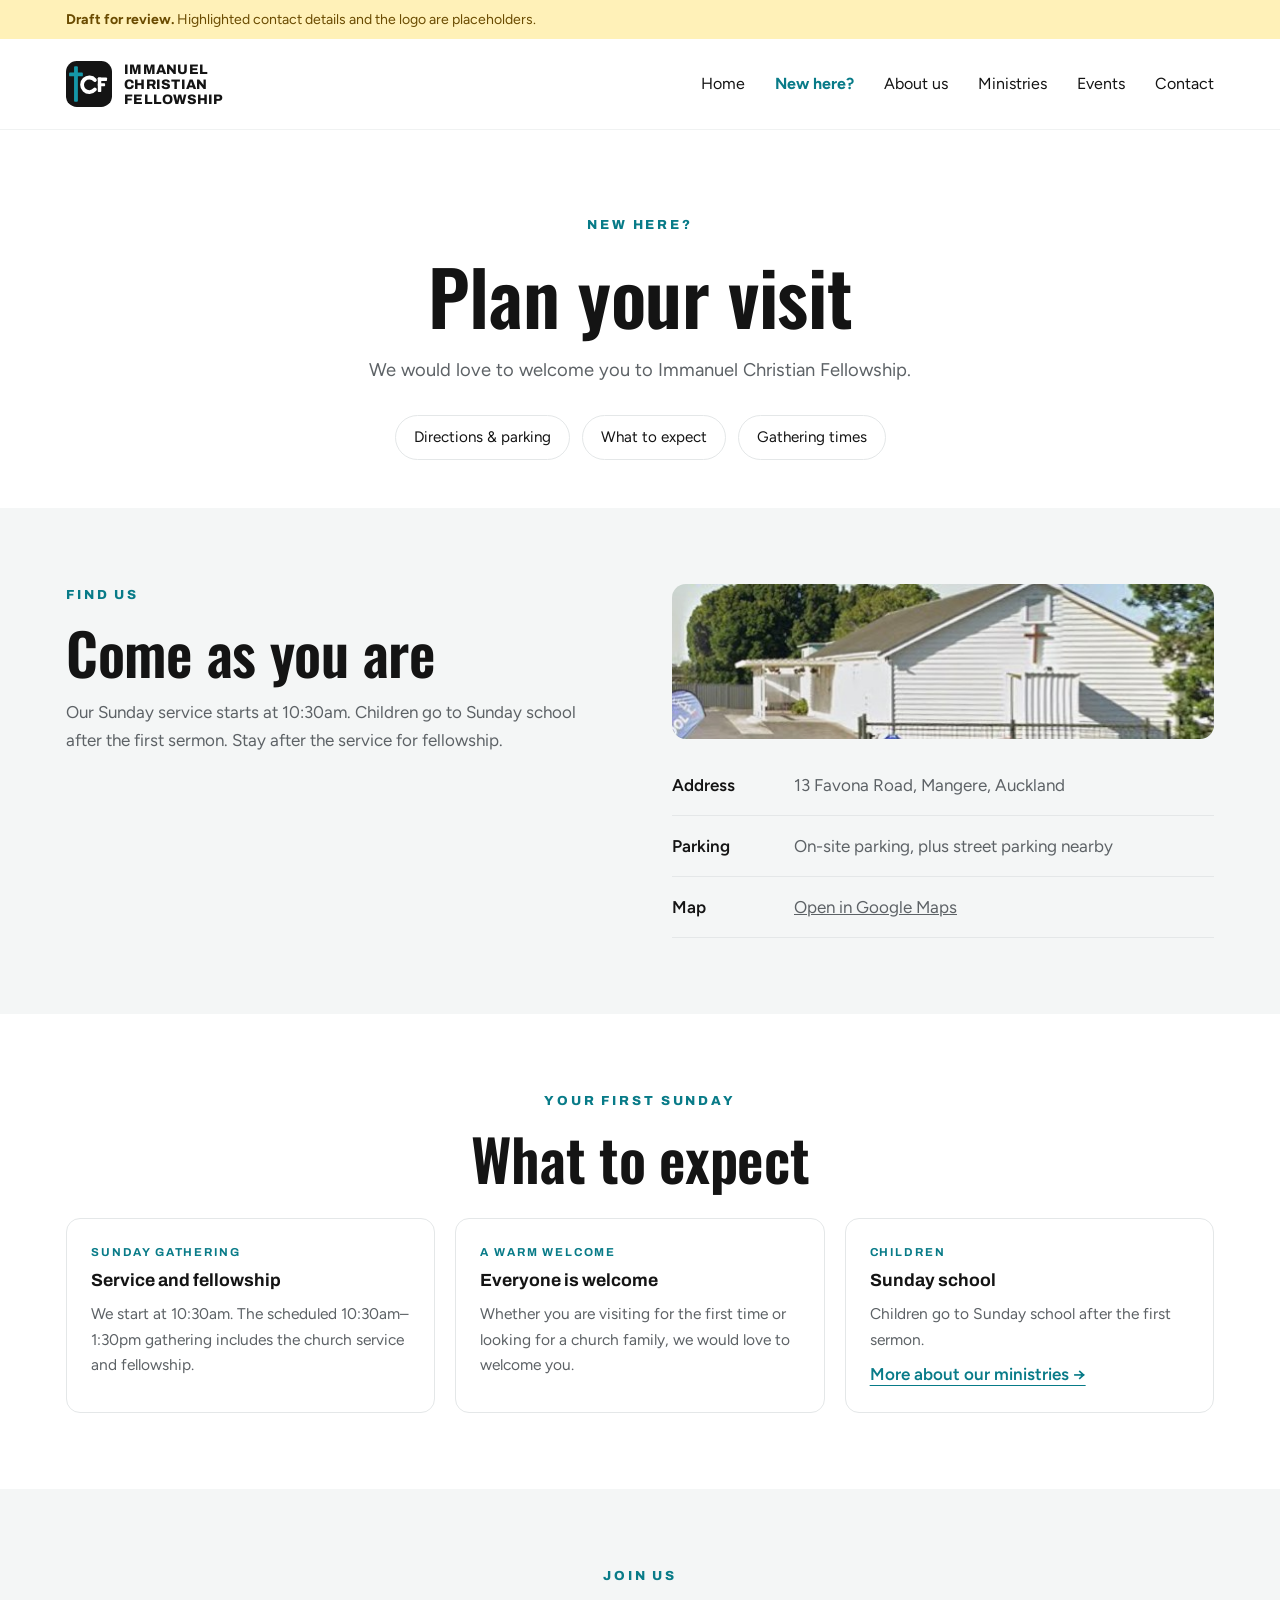
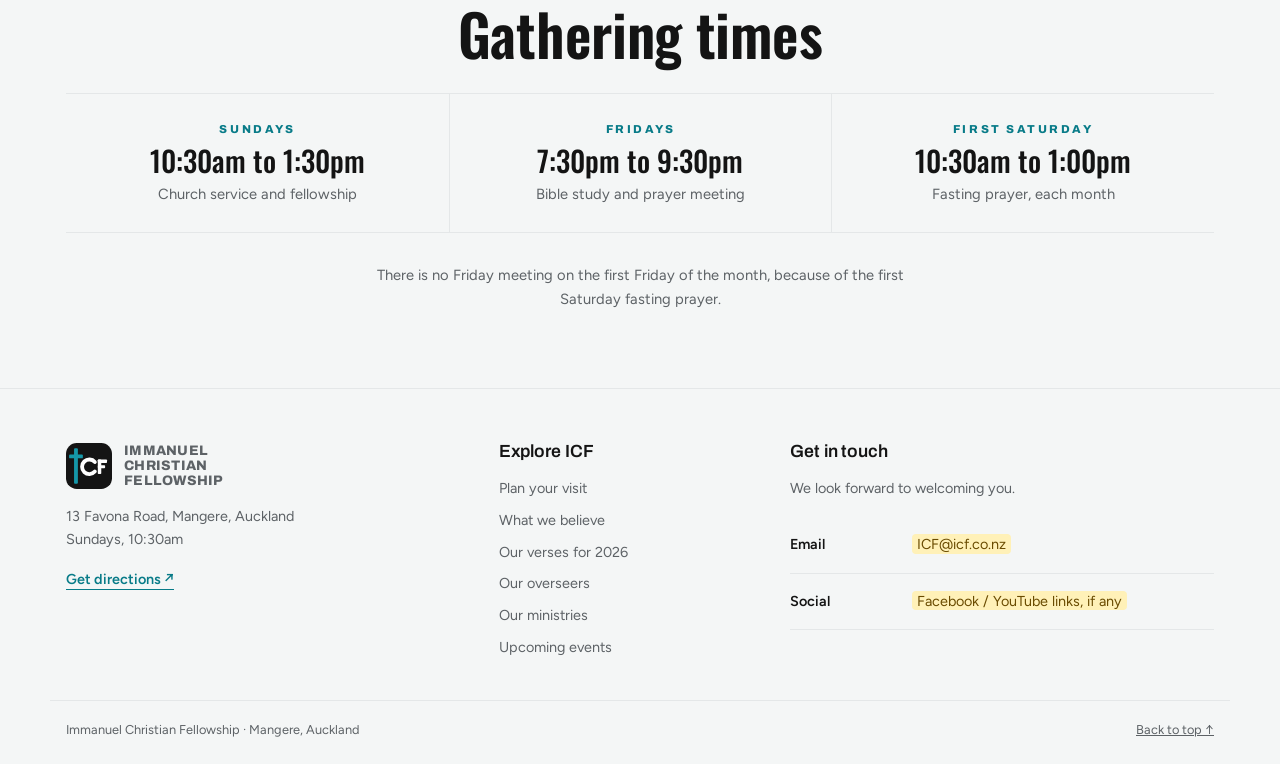
<file: visit.html>
<!doctype html>
<html lang="en"><head><meta charset="utf-8"><meta name="viewport" content="width=device-width, initial-scale=1, viewport-fit=cover">
<meta name="robots" content="noindex, nofollow"><title>New here? | Immanuel Christian Fellowship</title><meta name="description" content="Plan your first visit to Immanuel Christian Fellowship: service times, Sunday school, parking and directions.">
<meta name="theme-color" content="#ffffff"><link rel="preconnect" href="https://fonts.googleapis.com">
<link rel="preconnect" href="https://fonts.gstatic.com" crossorigin>
<link rel="stylesheet" href="https://fonts.googleapis.com/css2?family=Oswald:wght@500;600&family=Archivo:wght@500;700;800&family=Figtree:wght@400;500;600&display=swap">
<link rel="stylesheet" href="assets/styles.css">
<script src="assets/site-config.js" defer></script><script src="assets/events.js" defer></script><script src="assets/site.js" defer></script>
</head><body id="top" data-page="visit.html"><a class="skip-link" href="#main-content">Skip to content</a>
<div class="draft" data-draft><div class="wrap"><strong>Draft for review.</strong> Highlighted contact details and the logo are placeholders.</div></div>
<header class="site"><div class="wrap"><div class="bar"><a class="brand" href="index.html" aria-label="Immanuel Christian Fellowship home">
        <!-- EDIT: placeholder logo, replace with the church's real logo -->
        <img src="assets/logo-placeholder.svg" alt="" width="46" height="46">
        <span class="wordmark">Immanuel<br>Christian<br>Fellowship</span>
      </a>
<nav class="main" aria-label="Main"><ul><li><a href="index.html">Home</a></li><li><a href="visit.html" aria-current="page">New here?</a></li><li><a href="about.html">About us</a></li><li><a href="ministries.html">Ministries</a></li><li><a href="events.html">Events</a></li><li><a href="#contact">Contact</a></li></ul></nav>
<button class="menu-btn" id="menu-btn" aria-expanded="false" aria-controls="mobile-nav" aria-label="Open menu"><span></span><span></span></button>
</div><nav class="mobile-nav" id="mobile-nav" aria-label="Mobile navigation" hidden><ul><li><a href="index.html">Home</a></li><li><a href="visit.html" aria-current="page">New here?</a></li><li><a href="about.html">About us</a></li><li><a href="ministries.html">Ministries</a></li><li><a href="events.html">Events</a></li><li><a href="#contact">Contact</a></li></ul></nav></div></header><main id="main-content" tabindex="-1"><section class="page-intro"><div class="wrap center"><span class="label">New here?</span><h1>Plan your visit</h1><p class="lede">We would love to welcome you to Immanuel Christian Fellowship.</p><nav class="section-nav" aria-label="On this page"><a href="#directions">Directions & parking</a><a href="#expect">What to expect</a><a href="#gathering-times">Gathering times</a></nav></div></section><section class="block soft" id="directions">
    <div class="wrap">
      <div class="split">
        <div class="head">
          <span class="label">Find us</span>
          <h2>Come as you are</h2>
          <p class="muted">Our Sunday service starts at 10:30am. Children go to Sunday school after the first sermon. Stay after the service for fellowship.</p>
        </div>
        <div class="stack">
          <img loading="lazy" decoding="async" class="building" src="assets/church-building.jpg" alt="Immanuel Christian Fellowship church building, a white weatherboard hall with a cross on the front" width="547" height="156">
          <dl class="info">
            <div><dt>Address</dt><dd>13 Favona Road, Mangere, Auckland</dd></div>
            <div><dt>Parking</dt><dd>On-site parking, plus street parking nearby</dd></div>
            <div><dt>Map</dt><dd><a href="https://www.google.com/maps/search/?api=1&amp;query=13+Favona+Road+Mangere+Auckland" target="_blank" rel="noopener">Open in Google Maps</a></dd></div>
          </dl>
        </div>
      </div>
    </div>
  </section>
<section class="block" id="expect"><div class="wrap"><div class="head center"><span class="label">Your first Sunday</span><h2>What to expect</h2></div><div class="cards">
<article class="card"><span class="when">Sunday gathering</span><h3>Service and fellowship</h3><p>We start at 10:30am. The scheduled 10:30am–1:30pm gathering includes the church service and fellowship.</p></article>
<article class="card"><span class="when">A warm welcome</span><h3>Everyone is welcome</h3><p>Whether you are visiting for the first time or looking for a church family, we would love to welcome you.</p></article>
<article class="card"><span class="when">Children</span><h3>Sunday school</h3><p>Children go to Sunday school after the first sermon.</p><a class="text-link" href="ministries.html#sunday-school">More about our ministries →</a></article>
</div></div></section><section class="block soft" id="gathering-times">
    <div class="wrap">
      <div class="head center">
        <span class="label">Join us</span>
        <h2>Gathering times</h2>
      </div>
      <div class="times">
        <div><span class="label">Sundays</span><span class="value">10:30am to 1:30pm</span><span class="sub">Church service and fellowship</span></div>
        <div><span class="label">Fridays</span><span class="value">7:30pm to 9:30pm</span><span class="sub">Bible study and prayer meeting</span></div>
        <div><span class="label">First Saturday</span><span class="value">10:30am to 1:00pm</span><span class="sub">Fasting prayer, each month</span></div>
      </div>
      <p class="muted note center-text">There is no Friday meeting on the first Friday of the month, because of the first Saturday fasting prayer.</p>
    </div>
  </section></main><footer class="site-footer" id="contact"><div class="wrap footer-grid">
<div class="stack"><a class="brand" href="index.html" aria-label="Immanuel Christian Fellowship home">
        <!-- EDIT: placeholder logo, replace with the church's real logo -->
        <img src="assets/logo-placeholder.svg" alt="" width="46" height="46">
        <span class="wordmark">Immanuel<br>Christian<br>Fellowship</span>
      </a><p class="muted">13 Favona Road, Mangere, Auckland<br>Sundays, 10:30am</p><a class="text-link" href="https://www.google.com/maps/search/?api=1&amp;query=13+Favona+Road+Mangere+Auckland" target="_blank" rel="noopener">Get directions <span aria-hidden="true">↗</span></a></div>
<div class="stack"><h2 class="footer-title">Explore ICF</h2><ul class="footer-links"><li><a href="visit.html">Plan your visit</a></li><li><a href="about.html#beliefs">What we believe</a></li><li><a href="index.html#verses">Our verses for 2026</a></li><li><a href="about.html#overseers">Our overseers</a></li><li><a href="ministries.html">Our ministries</a></li><li><a href="events.html">Upcoming events</a></li></ul></div>
<div class="stack"><h2 class="footer-title">Get in touch</h2><p class="muted">We look forward to welcoming you.</p><dl class="info contact-info"><div><dt>Email</dt><dd data-contact-email><em class="ph">ICF@icf.co.nz</em></dd></div><div data-social-row><dt>Social</dt><dd data-contact-social><em class="ph">Facebook / YouTube links, if any</em></dd></div></dl></div>
</div><div class="wrap footer-bottom"><span>Immanuel Christian Fellowship · Mangere, Auckland</span><a href="#top">Back to top ↑</a></div></footer></body></html>
</file>
<file: assets/styles.css>
/* Layout: airy white page, centred headlines in a tall condensed face, black pill buttons, staggered photo tiles under the hero. Light-only by choice. */
:root {
  color-scheme: light;
  --bg: #ffffff;
  --soft: #f4f6f6;
  --ink: #141414;
  --muted: #5d6266;
  --line: #e4e7e8;
  --teal: #1597a8;
  --teal-soft: #d8eff2;
  --ph-bg: #fff1b8;
  --ph-ink: #6a4b00;
  --display: "Oswald", "Arial Narrow", "Roboto Condensed", sans-serif;
  --label: "Archivo", "Segoe UI", system-ui, sans-serif;
  --body: "Figtree", system-ui, -apple-system, "Segoe UI", Roboto, sans-serif;
}

* { box-sizing: border-box; }
html { scroll-behavior: smooth; }
@media (prefers-reduced-motion: reduce) { html { scroll-behavior: auto; } }
body { margin: 0; background: var(--bg); color: var(--ink); font-family: var(--body); font-size: 17px; line-height: 1.65; }
a { color: inherit; }
a:focus-visible, button:focus-visible { outline: 3px solid var(--teal); outline-offset: 3px; border-radius: 6px; }

.wrap { max-width: 1180px; margin: 0 auto; padding-left: max(16px, env(safe-area-inset-left, 0px)); padding-right: max(16px, env(safe-area-inset-right, 0px)); }
h1, h2, h3 { font-family: var(--display); font-weight: 600; line-height: 1.05; letter-spacing: -0.005em; text-wrap: balance; margin: 0; }
h2 { font-size: clamp(2.3rem, 5vw, 3.6rem); }
h3 { font-family: var(--label); font-weight: 700; font-size: 1.1rem; letter-spacing: 0; line-height: 1.3; }
p { margin: 0; max-width: 62ch; }
.label { font-family: var(--label); font-weight: 800; font-size: 0.82rem; letter-spacing: 0.22em; text-transform: uppercase; color: var(--teal); }
.muted { color: var(--muted); }
.center { text-align: center; justify-items: center; }
.center p { margin-inline: auto; }

.ph { background: var(--ph-bg); color: var(--ph-ink); padding: 0.05em 0.35em; border-radius: 4px; font-style: normal; }
.draft { background: var(--ph-bg); color: var(--ph-ink); font-size: 0.88rem; }
.draft .wrap { padding-block: 8px; }

/* Header */
header.site { background: var(--bg); position: sticky; top: env(safe-area-inset-top, 0px); z-index: 20; }
body::before { content: ""; position: fixed; inset: 0 0 auto; height: env(safe-area-inset-top, 0px); z-index: 30; background: var(--bg); }
.bar { display: grid; grid-template-columns: auto 1fr auto; align-items: center; gap: 20px; padding-block: 22px; }
.brand { display: flex; align-items: center; gap: 12px; text-decoration: none; }
.brand svg { width: 46px; height: 46px; flex-shrink: 0; }
.brand img { width: 46px; height: 46px; flex-shrink: 0; }
.wordmark { font-family: var(--label); font-weight: 800; font-size: 0.86rem; line-height: 1.1; letter-spacing: 0.02em; text-transform: uppercase; }
nav.main ul { list-style: none; margin: 0; padding: 0; display: flex; justify-content: center; gap: 36px; font-size: 1rem; }
nav.main a { text-decoration: none; }
nav.main a:hover, nav.main a[aria-current="page"] { color: var(--teal); }
.menu-btn { display: none; width: 44px; height: 44px; border: 0; background: transparent; cursor: pointer; border-radius: 8px; }
.menu-btn span { display: block; height: 2px; background: var(--ink); margin: 6px auto; border-radius: 2px; }
.menu-btn span:first-child { width: 24px; }
.menu-btn span:last-child { width: 16px; margin-left: 10px; }
.mobile-nav ul { list-style: none; margin: 0; padding: 0 0 16px; display: grid; gap: 4px; }
.mobile-nav a { display: block; padding: 10px 0; text-decoration: none; font-size: 1.1rem; border-bottom: 1px solid var(--line); }
@media (max-width: 860px) {
  nav.main { display: none; }
  .bar { grid-template-columns: 1fr auto; }
  .menu-btn { display: block; }
}

/* Hero */
.hero .wrap { padding-block: clamp(48px, 9vw, 110px) clamp(40px, 6vw, 72px); display: grid; gap: 26px; }
.hero h1 { font-size: clamp(2.8rem, 7.4vw, 5.6rem); max-width: 17ch; }
.hero .lede { font-size: 1.25rem; color: var(--muted); }
.pill { display: inline-block; padding: 15px 34px; border-radius: 999px; background: var(--ink); color: #ffffff; font-family: var(--label); font-weight: 700; font-size: 0.92rem; letter-spacing: 0.04em; text-transform: uppercase; text-decoration: none; }
.pill:hover { background: #333; }
.pill.light { background: transparent; color: var(--ink); box-shadow: inset 0 0 0 2px var(--ink); }

/* Staggered photo strip */
.strip { overflow: hidden; }
.tiles { display: grid; grid-template-columns: repeat(4, minmax(0, 1fr)); gap: clamp(12px, 2.2vw, 28px); align-items: start; margin-inline: -3%; }
.tile { margin: 0; aspect-ratio: 4 / 3; max-width: 100%; border-radius: 14px; overflow: hidden; background: var(--soft); }
.tile img { display: block; width: 100%; height: 100%; object-fit: cover; }
.tile:nth-child(2) { margin-top: 14%; }
.tile:nth-child(3) { margin-top: 6%; }
.tile:nth-child(4) { margin-top: 18%; }
@media (max-width: 700px) {
  .tiles { grid-template-columns: repeat(2, minmax(0, 1fr)); margin-inline: 0; padding-inline: max(16px, env(safe-area-inset-left, 0px)) max(16px, env(safe-area-inset-right, 0px)); }
  .tile:nth-child(2) { margin-top: 12%; }
  .tile:nth-child(3) { margin-top: 0; }
  .tile:nth-child(4) { margin-top: 12%; }
}

/* Sections */
section.block .wrap { padding-block: clamp(64px, 9vw, 112px); display: grid; gap: 36px; }
section.soft { background: var(--soft); }
.head { display: grid; gap: 16px; }

.times { display: grid; grid-template-columns: repeat(auto-fit, minmax(220px, 1fr)); border-top: 1px solid var(--line); border-bottom: 1px solid var(--line); }
.times > div { padding: 26px 8px; display: grid; gap: 4px; text-align: center; }
.times > div + div { border-left: 1px solid var(--line); }
@media (max-width: 700px) { .times > div + div { border-left: 0; border-top: 1px solid var(--line); } }
.times .value { font-family: var(--display); font-weight: 500; font-size: 1.8rem; line-height: 1.2; }
.times .label { font-size: 0.72rem; }

/* Confession */
ol.confession { list-style: none; margin: 0; padding: 0; counter-reset: art; border-top: 1px solid var(--line); }
ol.confession li { counter-increment: art; display: grid; grid-template-columns: 72px minmax(0, 1fr); gap: 4px 20px; padding-block: 26px; border-bottom: 1px solid var(--line); }
ol.confession li::before { content: counter(art, decimal-leading-zero); grid-row: span 2; font-family: var(--display); font-size: 2rem; line-height: 1; color: var(--teal); font-variant-numeric: tabular-nums; }
ol.confession p { color: var(--muted); }

/* Overseers */
.people { list-style: none; margin: 0; padding: 0; display: grid; grid-template-columns: repeat(auto-fit, minmax(240px, 1fr)); gap: 16px; }
.people li { background: var(--bg); border-radius: 14px; padding: 28px 24px; display: grid; gap: 2px; text-align: center; }
.people .name { font-family: var(--display); font-weight: 500; font-size: 1.6rem; line-height: 1.2; }
.people .role { font-family: var(--label); font-weight: 700; font-size: 0.72rem; letter-spacing: 0.18em; text-transform: uppercase; color: var(--teal); }

/* Ministries */
.cards { display: grid; grid-template-columns: repeat(auto-fit, minmax(250px, 1fr)); gap: 20px; }
.card { display: grid; gap: 12px; align-content: start; }
.card .img { aspect-ratio: 4 / 3; max-width: 100%; border-radius: 14px; background: var(--soft); display: grid; place-items: end start; padding: 12px; font-size: 0.82rem; color: var(--muted); }
.card p { color: var(--muted); font-size: 0.97rem; }
.callout { background: var(--teal-soft); border-radius: 18px; padding: clamp(24px, 4vw, 40px); display: grid; gap: 12px; }

.split { display: grid; grid-template-columns: repeat(auto-fit, minmax(300px, 1fr)); gap: 32px 64px; align-items: start; }
.split > * { min-width: 0; }
dl.info { margin: 0; display: grid; }
dl.info div { display: grid; grid-template-columns: 110px minmax(0, 1fr); gap: 12px; padding-block: 16px; border-bottom: 1px solid var(--line); }
dl.info dt { font-weight: 600; }
dl.info dd { margin: 0; color: var(--muted); overflow-wrap: anywhere; }

footer { border-top: 1px solid var(--line); font-size: 0.9rem; color: var(--muted); }
footer .wrap { padding-block: 36px 110px; display: flex; justify-content: space-between; align-items: center; gap: 16px; flex-wrap: wrap; }

/* Floating visit prompt */
.float { position: fixed; right: calc(20px + env(safe-area-inset-right, 0px)); bottom: calc(20px + env(safe-area-inset-bottom, 0px)); z-index: 15; display: flex; align-items: center; gap: 12px; text-decoration: none; }
.float .bubble { background: var(--bg); border-radius: 999px; padding: 10px 22px; box-shadow: 0 6px 24px rgba(20, 20, 20, 0.14); display: grid; line-height: 1.25; }
.float .bubble strong { font-weight: 600; }
.float .bubble span { font-size: 0.85rem; color: var(--muted); }
.float .dot { width: 58px; height: 58px; border-radius: 50%; background: var(--teal); display: grid; place-items: center; box-shadow: 0 6px 24px rgba(21, 151, 168, 0.35); }
.float .dot svg { width: 26px; height: 26px; }
@media (max-width: 520px) { .float .bubble { display: none; } }

/* Content additions */
.times .sub { font-size: 0.92rem; color: var(--muted); }
.center-text { text-align: center; margin-inline: auto; }
.note { font-size: 0.92rem; }
.stack { display: grid; gap: 16px; min-width: 0; }
ol.confession .refs { grid-column: 2; font-family: var(--label); font-weight: 700; font-size: 0.8rem; letter-spacing: 0.04em; color: var(--teal); margin-top: 6px; }
ol.confession li::before { grid-row: span 3; }
.cards .card { border: 1px solid var(--line); border-radius: 14px; padding: 24px; gap: 8px; }
.card .when { font-family: var(--label); font-weight: 700; font-size: 0.72rem; letter-spacing: 0.16em; text-transform: uppercase; color: var(--teal); }
img.building { display: block; width: 100%; max-width: 100%; height: auto; aspect-ratio: 547 / 156; object-fit: cover; border-radius: 14px; }
.cards { grid-template-columns: repeat(auto-fit, minmax(300px, 1fr)); }
.people { grid-template-columns: repeat(auto-fit, minmax(200px, 1fr)); }

/* Ministries dropdown */
.dd { position: relative; }
.dd-btn { font: inherit; color: inherit; background: none; border: 0; padding: 0; cursor: pointer; display: inline-flex; align-items: center; gap: 6px; }
.dd-btn:hover, .dd-btn[aria-expanded="true"] { color: var(--teal); }
.dd-btn svg { width: 12px; height: 12px; transition: transform 0.15s; }
.dd-btn[aria-expanded="true"] svg { transform: rotate(180deg); }
nav.main .dd-menu { position: absolute; top: calc(100% + 14px); left: 50%; transform: translateX(-50%); display: grid; gap: 2px; width: max-content; max-width: 320px; padding: 8px; background: var(--bg); border: 1px solid var(--line); border-radius: 14px; box-shadow: 0 12px 32px rgba(20, 20, 20, 0.12); }
nav.main .dd-menu[hidden] { display: none; }
nav.main .dd-menu a { display: block; padding: 10px 14px; border-radius: 10px; }
nav.main .dd-menu a:hover { background: var(--soft); color: var(--ink); }
.mobile-group { display: block; padding: 14px 0 4px; font-family: var(--label); font-weight: 800; font-size: 0.72rem; letter-spacing: 0.18em; text-transform: uppercase; color: var(--teal); }
.mobile-nav a.sub { padding-left: 14px; }
@media (prefers-reduced-motion: reduce) { .dd-btn svg { transition: none; } }

/* Global ministries */
.global { display: grid; grid-template-columns: repeat(auto-fit, minmax(300px, 1fr)); gap: 20px; }
.partner { background: var(--bg); border-radius: 18px; padding: clamp(24px, 4vw, 40px); display: grid; gap: 12px; align-content: start; justify-items: start; min-width: 0; }
.partner h3 { font-family: var(--display); font-weight: 600; font-size: 1.9rem; line-height: 1.1; }
.pill.disabled { cursor: default; box-shadow: inset 0 0 0 2px var(--line); }

/* Verses */
section.verses .wrap { padding-block: clamp(56px, 8vw, 96px) 0; }
.verse-list { display: grid; grid-template-columns: repeat(auto-fit, minmax(280px, 1fr)); gap: 0; }
.verse { margin: 0; padding: 8px clamp(16px, 3vw, 36px) 24px; display: grid; gap: 14px; align-content: start; text-align: center; min-width: 0; }
.verse + .verse { border-left: 1px solid var(--line); }
@media (max-width: 960px) { .verse + .verse { border-left: 0; border-top: 1px solid var(--line); padding-top: 28px; } }
.verse blockquote { margin: 0; font-family: var(--display); font-weight: 500; font-size: clamp(1.6rem, 2.6vw, 2.1rem); line-height: 1.2; text-wrap: balance; }
.verse blockquote strong { font-weight: 600; color: var(--teal); }
.verse figcaption { font-family: var(--label); font-weight: 700; font-size: 0.8rem; letter-spacing: 0.16em; text-transform: uppercase; color: var(--muted); }

/* Events */
section.events .wrap { padding-top: 0; }
.event-list { list-style: none; margin: 0; padding: 0; display: grid; border-top: 1px solid var(--line); }
.event { display: grid; grid-template-columns: 84px minmax(0, 1fr); gap: 20px; align-items: center; padding-block: 18px; border-bottom: 1px solid var(--line); }
.event .date { width: 84px; height: 84px; border-radius: 14px; background: var(--teal-soft); display: grid; place-content: center; text-align: center; line-height: 1.05; font-variant-numeric: tabular-nums; }
.event .date .d { font-family: var(--label); font-weight: 700; font-size: 0.7rem; letter-spacing: 0.14em; text-transform: uppercase; color: var(--teal); }
.event .date .n { font-family: var(--display); font-weight: 600; font-size: 2rem; }
.event .date .m { font-family: var(--label); font-weight: 700; font-size: 0.7rem; letter-spacing: 0.14em; text-transform: uppercase; color: var(--muted); }
.event .ev { display: grid; gap: 2px; min-width: 0; }
.event .ev h3 { font-size: 1.15rem; }
.event .ev p { color: var(--muted); font-size: 0.97rem; }
@media (max-width: 520px) { .event { grid-template-columns: 64px minmax(0, 1fr); gap: 14px; } .event .date { width: 64px; height: 64px; } .event .date .n { font-size: 1.5rem; } }

/* Beliefs layout + hope card */
.beliefs-grid { display: grid; grid-template-columns: minmax(0, 1fr) minmax(280px, 380px); gap: 40px; align-items: start; }
@media (max-width: 900px) { .beliefs-grid { grid-template-columns: minmax(0, 1fr); } }
.hope { background: var(--teal-soft); border: 1px solid #9fd6de; border-radius: 18px; padding: clamp(24px, 3vw, 40px); display: grid; gap: 16px; align-content: start; position: sticky; top: calc(110px + env(safe-area-inset-top, 0px)); }
@media (max-width: 900px) { .hope { position: static; } }
.hope svg { width: 36px; height: 48px; color: var(--teal); }
.hope h3 { font-family: var(--display); font-weight: 600; font-size: 1.9rem; line-height: 1.1; }
.hope p { color: var(--muted); }
.hope p.soon { font-family: var(--label); font-weight: 700; font-size: 1.15rem; color: var(--teal); }

/* Worship videos */
.video { position: relative; width: 100%; max-width: 900px; margin-inline: auto; aspect-ratio: 16 / 9; border-radius: 18px; overflow: hidden; background: var(--soft); }
.video iframe { position: absolute; inset: 0; width: 100%; height: 100%; border: 0; }
.video-fallback { display: grid; place-content: center; gap: 10px; text-align: center; padding: 24px; height: 100%; color: var(--muted); }
.center-btn { display: flex; justify-content: center; }

.special-list { list-style: none; margin: 0; padding: 0; display: grid; gap: 14px; }
.special-list li { display: grid; gap: 2px; }

/* Multipage layout: shared presentation and responsive navigation. */
:root { --teal: #087b88; --footer-space: 54px; }
[hidden] { display: none !important; }
html { scroll-padding-top: 100px; }
section[id], article[id], footer[id], .callout[id] { scroll-margin-top: 0; }
.skip-link { position: fixed; left: 16px; top: -80px; z-index: 99; padding: 12px 20px; background: var(--ink); color: white; }
.skip-link:focus { top: 12px; }
main:focus { outline: none; }
header.site { border-bottom: 1px solid #f0f2f2; }
.bar { grid-template-columns: auto 1fr; }
nav.main ul { justify-content: flex-end; gap: 30px; }
nav.main a { padding-block: 10px; }
nav.main a[aria-current="page"], .mobile-nav a[aria-current="page"] { font-weight: 700; color: var(--teal); }
.hero .wrap { padding-block: clamp(40px,6vw,76px) 48px; gap: 20px; }
.hero h1 { font-size: clamp(2.65rem,6.3vw,5rem); max-width: 18ch; }
.hero-address { color: var(--muted); font-size: 1rem; margin-top: -10px; }
.tiles { margin-inline: 0; gap: 18px; padding-inline: 18px; }
section.block .wrap { padding-block: clamp(48px,6vw,76px); gap: 30px; }
.page-intro .wrap { display: grid; gap: 20px; padding-block: clamp(42px,7vw,84px) 48px; }
.page-intro h1 { font-size: clamp(2.8rem,6vw,4.7rem); }
.page-intro .lede { font-size: 1.15rem; color: var(--muted); }
.section-nav { display: flex; justify-content: center; flex-wrap: wrap; gap: 8px 12px; margin-top: 10px; }
.section-nav a { border: 1px solid var(--line); border-radius: 999px; padding: 9px 18px; font-size: .95rem; text-decoration: none; }
.section-nav a:hover { background: var(--soft); border-color: var(--teal); }
.section-heading { display: flex; justify-content: space-between; align-items: end; flex-wrap: wrap; gap: 24px; }
.text-link { color: var(--teal); font-weight: 600; text-decoration-thickness: 1px; text-underline-offset: 5px; width: fit-content; }
.text-link:hover { text-decoration-thickness: 2px; }
.actions { display: flex; align-items: center; gap: 18px; flex-wrap: wrap; }
.join-panel { display: grid; grid-template-columns: 1.1fr 1fr; gap: 32px 64px; border: 1px solid var(--line); border-radius: 18px; padding: clamp(24px,4vw,42px); }
.visit-time { font: 500 clamp(1.7rem,3vw,2.3rem)/1.2 var(--display); }
.join-panel .stack { border-left: 1px solid var(--line); padding-left: 40px; }
.cards,.global { grid-template-columns: repeat(auto-fit,minmax(min(100%,300px),1fr)); }
.split { grid-template-columns: repeat(auto-fit,minmax(min(100%,300px),1fr)); }
.preview-cards .card { background: var(--soft); border-color: transparent; padding: 28px; }
.preview-cards .card h3 { font-family: var(--display); font-size: 1.7rem; }
.preview-cards .text-link { margin-top: 12px; }
.times { grid-template-columns: repeat(3,minmax(0,1fr)); }
.verse-list { grid-template-columns: repeat(3,minmax(0,1fr)); }
.verse blockquote { font-size: clamp(1.45rem,2.3vw,1.85rem); }
section.verses .wrap { padding-bottom: 48px; }
.verse + .verse { border-left: 1px solid var(--line); border-top: 0; }
.hope { top: 120px; }
.event-content > .wrap { padding-top: 8px !important; }
.event .ev a { margin-top: 5px; font-size: .9rem; }
.event .date time { display: grid; gap: 4px; }
.event .badge { font-size: .7rem; color: var(--teal); text-transform: uppercase; font-weight: 700; letter-spacing: .08em; }
.special h2 { font-size: 2.2rem; }
.special-list { gap: 22px; }
.site-footer { background: var(--soft); }
.site-footer .footer-grid { display: grid; grid-template-columns: 1.1fr .7fr 1.2fr; gap: 44px; align-items: start; padding-block: var(--footer-space) 40px; }
.footer-title { font-family: var(--label); font-size: 1.1rem; color: var(--ink); }
.footer-links { list-style: none; padding: 0; margin: 0; display: grid; gap: 8px; }
.footer-links a { text-decoration: none; }
.footer-links a:hover { color: var(--teal); text-decoration: underline; }
.contact-info div { grid-template-columns: 52px minmax(0,1fr); padding-block: 10px; }
.contact-info dt { color: var(--ink); }
.site-footer .footer-bottom { padding-block: 18px 24px; border-top: 1px solid var(--line); font-size: .8rem; }
.mobile-nav { max-height: calc(100dvh - 100px); overflow-y: auto; }
@media (min-width: 861px) { .mobile-nav { display:none !important; } }
@media (max-width: 1000px) { nav.main ul { gap: 18px; } .site-footer .footer-grid { gap: 24px; } }
@media (max-width: 860px) {
 .js .bar { grid-template-columns: 1fr auto; }
 .js .menu-btn { display: block; }
 html:not(.js) .menu-btn { display: none; }
 html:not(.js) .bar { display: flex; flex-wrap: wrap; }
 html:not(.js) nav.main { display: block; width:100%; }
 html:not(.js) nav.main ul { justify-content: start; flex-wrap:wrap; gap: 8px 20px; }
 .site-footer .footer-grid { grid-template-columns: 1fr 1fr; }
 .site-footer .footer-grid > :last-child { grid-column: 1/-1; }
 .hope { position: static; }
 .verse-list { grid-template-columns: 1fr; }
 .verse + .verse { border-left:0; border-top:1px solid var(--line); padding-top:24px; }
}
@media (max-width: 700px) {
 .join-panel { grid-template-columns: 1fr; }
 .join-panel .stack { padding: 24px 0 0; border-left:0; border-top:1px solid var(--line); }
 .times { grid-template-columns: 1fr; }
 .tiles { gap: 12px; padding-inline:16px; }
 .site-footer .footer-grid { grid-template-columns: 1fr; gap: 32px; }
 .site-footer .footer-grid > :last-child { grid-column: auto; }
 .bar { padding-block: 16px; }
 .section-heading { align-items: start; }
 .page-intro .wrap { gap: 16px; }
 .section-nav { gap: 8px; }
 .section-nav a { font-size: .85rem; padding: 8px 13px; }
 ol.confession li { grid-template-columns: 38px minmax(0,1fr); gap: 8px 12px; }
 .beliefs-grid { gap: 28px; }
 .pill { padding: 14px 24px; font-size:.84rem; }
 .hero h1 { font-size: clamp(2.4rem,10.5vw,3.5rem); }
}
@media (prefers-reduced-motion: reduce) { *,*::before,*::after { scroll-behavior: auto !important; } }

/* Homepage annual verses: a compact three-column band, stacked on phones. */
#verses { background: var(--soft); margin-top: clamp(24px, 3vw, 40px); }
#verses .wrap { padding-block: 32px; display: grid; gap: 20px; }
#verses .head { gap: 0; }
#verses h2 { font-family: var(--label); font-size: 1.15rem; line-height: 1.4; letter-spacing: 0; }
#verses .verse-list { display: grid; grid-template-columns: repeat(3, minmax(0, 1fr)); gap: 0; }
#verses .verse { margin: 0; padding: 12px 24px; display: grid; grid-template-rows: 1fr auto; gap: 14px; text-align: center; min-width: 0; }
#verses .verse + .verse { border-top: 0; border-left: 1px solid #dce2e3; }
#verses blockquote { margin: 0; font-size: clamp(1.15rem, 1.7vw, 1.45rem); line-height: 1.4; text-wrap: balance; }
#verses figcaption { font-size: 0.75rem; letter-spacing: 0.08em; color: var(--teal); }
@media (max-width: 700px) {
  #verses .wrap { padding-block: 26px; gap: 12px; }
  #verses .verse-list { grid-template-columns: 1fr; }
  #verses .verse { padding: 20px 12px; gap: 10px; }
  #verses .verse + .verse { border-left: 0; border-top: 1px solid #dce2e3; }
}
</file>
